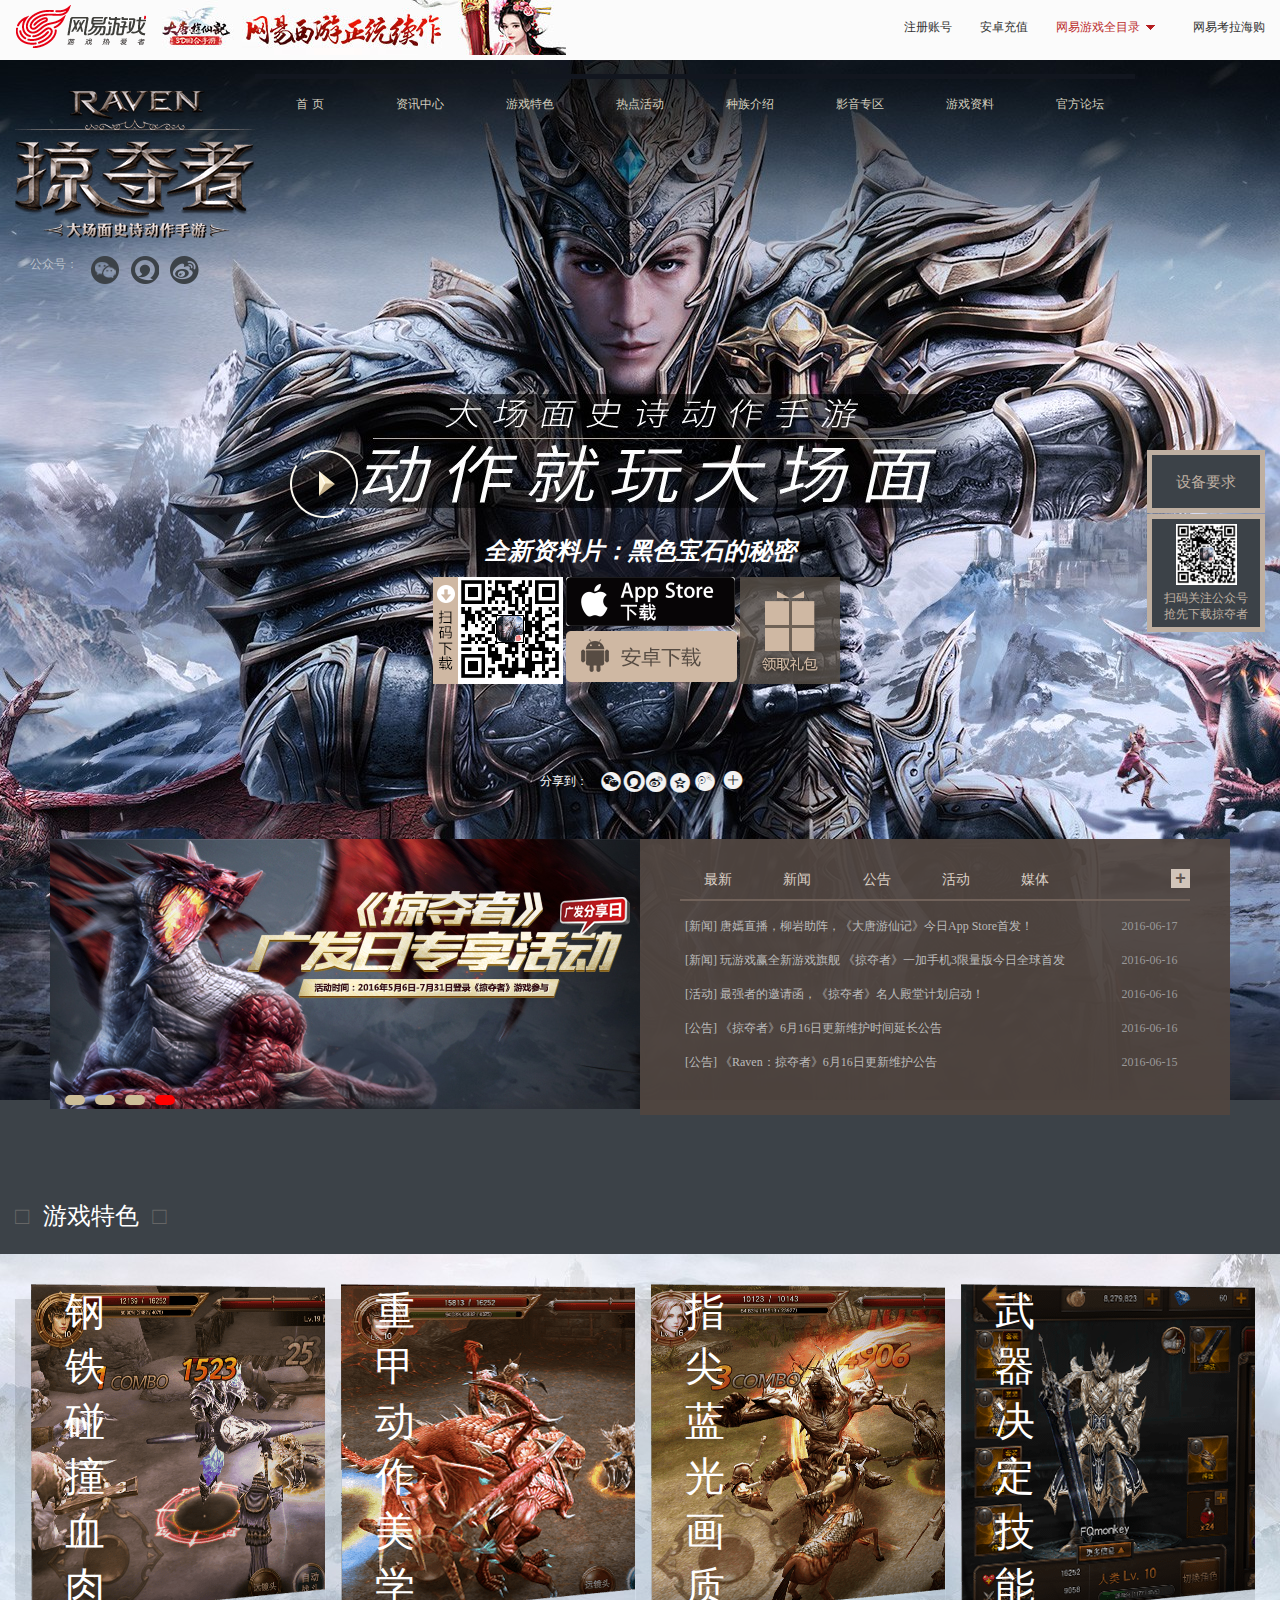
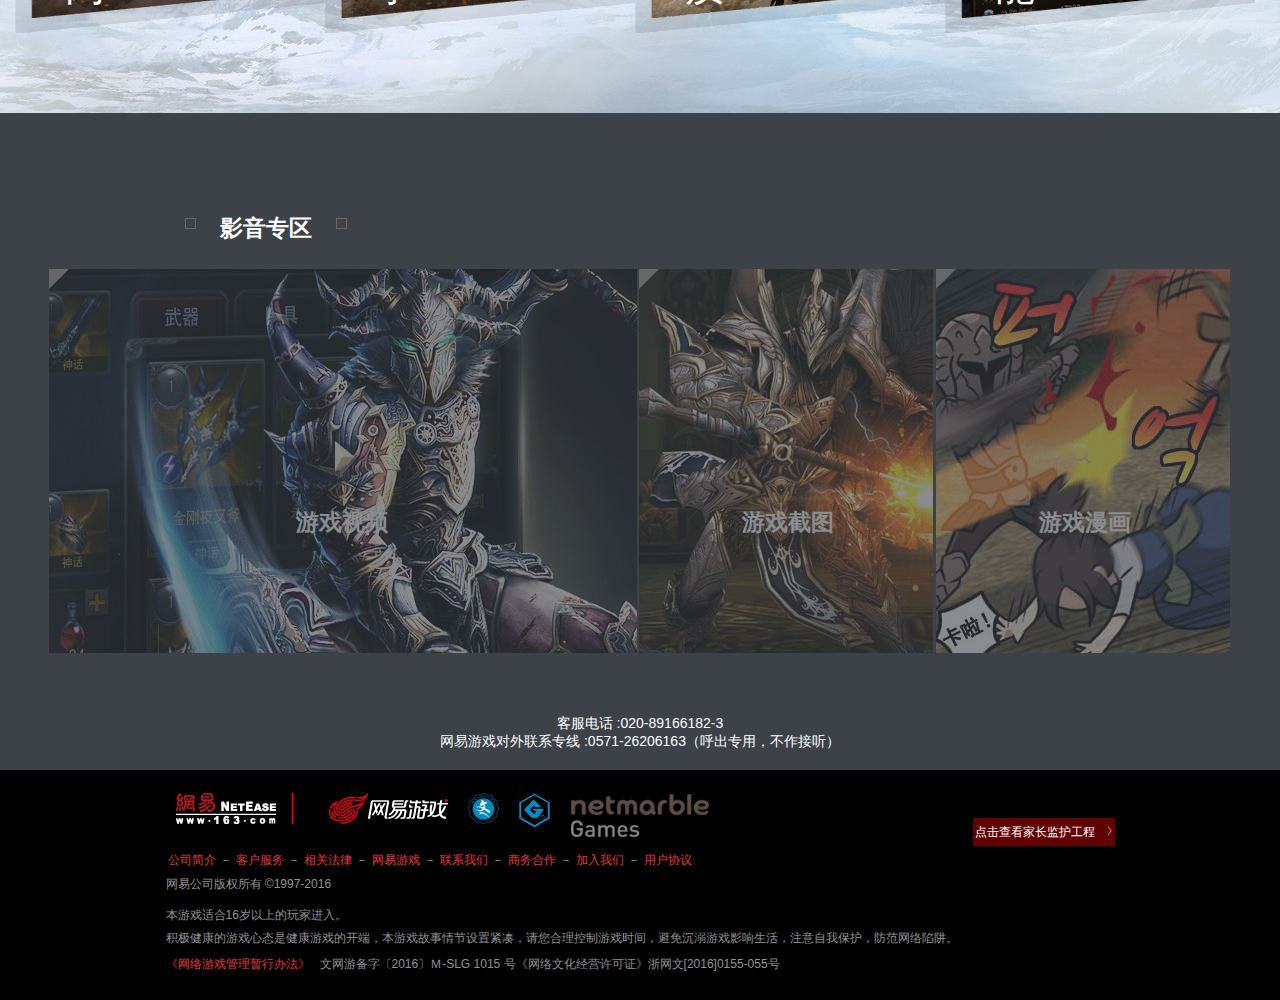
<file: index.html>
<!DOCTYPE html>
<html>
<head lang="en">
    <meta charset="UTF-8">
    <title>Raven : 掠夺者</title>
    <link rel="stylesheet" href="css/common.css"/>
    <link rel="stylesheet" href="css/index.css"/>
    <link rel="stylesheet" href="css/special.css"/>
    <script src = "js/jquery-1.12.4.js"></script>
    <script src = "js/index.js"></script>
    <script src = "js/gamespecial.js"></script>
</head>
<body>
<!--顶部-->
<div id="topBar" class="clearfix">
    <div class="w">
        <div class="topBarLogo fl">
            <a href="#">网易游戏</a>
        </div>
        <div class="topBanner fl"></div>
        <ul class = "fr">
            <li><a href="#">注册账号</a></li>
            <li><a href="#">安卓充值</a></li>
            <li class="dir-li"><a href="#">网易游戏全目录</a><em></em></li>
            <li><a href="#">网易考拉海购</a></li>
        </ul>
    </div>
</div>
<div id="mainTop" class="clearfix">
    <embed src="video/image/bgm.mp3" hidden="true" type=""/>
    <div id="bigBanner"></div>
        <div>
            <div class="topper w clearfix">
                <div class="main-top-common clearfix">
                    <div class="main-top-logo fl"></div>
                    <ul id = "navTop" class="fl">
                        <li><a href="#" class="sub-m">首 页</a></li>
                        <li><a href="#" class="sub-m">资讯中心</a></li>
                        <li id="navSpecial">
                            <a href="characteristic/main.html" target="_blank" class="sub-m">游戏特色</a>
                            <a href="#" class = "sub-n">金属视觉盛宴</a>
                            <a href="#" class = "sub-n">动作感官史诗</a>
                            <a href="#" class = "sub-n">史诗剧情</a>
                            <a href="#" class = "sub-n">大包体大世界</a>
                        </li>
                        <li><a href="#" class="sub-m">热点活动</a></li>
                        <li id = "navIntro">
                            <a href="species/pangu.html" target="_blank" class="sub-m">种族介绍</a>
                            <a href="species/pangu.html" target="_blank" class = "sub-n">盘古</a>
                            <a href="species/renlei.html"target="_blank"  class = "sub-n">人类</a>
                            <a href="species/jingling.html" target="_blank" class = "sub-n">精灵</a>
                        </li>
                        <li id = "navVideo">
                            <a href="video/index.html" target="_blank"  class="sub-m">影音专区</a>
                            <a href="#" class = "sub-n">视频</a>
                            <a href="#" class = "sub-n">截图</a>
                            <a href="#" class = "sub-n">漫画</a>
                            <a href="#" class = "sub-n">视频攻略</a>
                        </li>
                        <li id = "navData">
                            <a href="data/index.html" target="_blank" class="sub-m">游戏资料</a>
                            <a href="#" class = "sub-n">饰品</a>
                            <a href="#" class = "sub-n">披风</a>
                            <a href="#" class = "sub-n">套装</a>
                            <a href="#" class = "sub-n">武器</a>
                        </li>
                        <li><a href="#" class="sub-m">官方论坛</a></li>
                    </ul>
                </div>
            </div>
            <p class="gzh w">
                公众号：
                <a href="javascript:;" class = "wx"></a>
                <a href="javascript:;" class = "yx"></a>
                <a href="javascript:;" class = "wb"></a>
            </p>
        </div>
    <div class="gzhewm w">
        <img src="images/wx_ewmpng.png" width="100" height="100" id="ewmwx" alt=""/>
        <img src="images/yx_ewm.png" width="100" height="100" id="ewmyx" alt=""/>
    </div>
    <div class="main-header w" id = "mainHeader">
        <a href="javascript:;" id = "playIndex">
            <img src="images/index_zpng_r2_c2.png" alt=""/>
        </a>
        <h2>全新资料片：黑色宝石的秘密</h2>
        <div id="btnDownload">
            <div class="btns">
                <span id="btn1">
                    <img src="images/download_ewm.png" alt=""/>
                </span>
                <span id="btn2">
                    <a href="javascript:;" class="iphone"></a>
                    <a href="javascript:;" class="android"></a>
                </span>
                <span id="btn3">
                    <a href="javascript:;"><i></i></a>
                </span>
            </div>
        </div>
        <div id="shareHeader">
            <span>分享到：</span>
            <ul class="shareul">
                <li><a href="#" class="iconfont fl" title="分享到微信二维码">&#xe65d;</a></li>
                <li><a href="#" class="iconfont fl" title="分享到易信">&#xe609;</a></li>
                <li><a href="#" class="iconfont fl sharebtn3" title="分享到QQ空间">&#xe657;</a></li>
                <li><a href="#" class="iconfont fl sharebtn4" title="分享到腾讯微博">&#xe67c;</a></li>
                <li><a href="#" class="iconfont fl" title="分享到微信二维码">&#xe65c;</a></li>
                <li><a href="#" class="iconfont fl sharebtn6">&#xe601;</a></li>
            </ul>
        </div>
        <div class="device">
            <a href="javacript:;">设备要求</a>
            <div class="gzh-ewm">
                <img src="images/wx_ewmpng.png" alt=""/>
                扫码关注公众号<br/>
                抢先下载掠夺者
            </div>
        </div>
        <!--新闻轮播图部分-->
        <div class="main-news">
            <!--左边轮播图-->
            <div class="banner-anim" id="banner-anim">
                <div class="screen">
                    <ul>
                        <li><img src="images/pic1.jpg" alt=""/></li>
                        <li><img src="images/pic2.jpg" alt=""/></li>
                        <li><img src="images/pic3.jpg" alt=""/></li>
                        <li><img src="images/pic4.jpg" alt=""/></li>
                    </ul>
                    <ol></ol>
                </div>
            </div>

            <div class="news-tab" id="newsTab">
                <div class="hd">
                    <a class="hd-a" href="javascript:;">最新
                        <i class="i-line"></i>
                    </a>
                    <a class="hd-a" href="javascript:;">新闻
                        <i class="i-line"></i>
                    </a>
                    <a class="hd-a" href="javascript:;">公告
                        <i class="i-line"></i>
                    </a>
                    <a class="hd-a" href="javascript:;">活动
                        <i class="i-line"></i>
                    </a>
                    <a class="hd-a" href="javascript:;">媒体
                        <i class="i-line"></i>
                    </a>
                    <a href="#" class="hd-more">+</a>
                </div>
                <div class="tempWrap" id="temWrap" style="overflow: hidden;position: relative;width: 590px;">
                    <div class="bd" style="width: 3540px;left: 0;position: relative;overflow: hidden;padding: 0;margin: 0;">
                        <ul class="news-list current"  style="float: left; width: 510px">
                            <li>
                                <a href="#">[新闻] 唐嫣直播，柳岩助阵，《大唐游仙记》今日App Store首发！</a>
                                <span class="date">2016-06-17</span>
                            </li>
                            <li>
                                <a href="#">[新闻] 玩游戏赢全新游戏旗舰 《掠夺者》一加手机3限量版今日全球首发</a>
                                <span class="date">2016-06-16</span>
                            </li>
                            <li><a href="#">
                                [活动] 最强者的邀请函，《掠夺者》名人殿堂计划启动！</a>
                                <span class="date">2016-06-16</span>
                            </li>
                            <li><a href="#">
                                [公告] 《掠夺者》6月16日更新维护时间延长公告</a>
                                <span class="date">2016-06-16</span>
                            </li>
                            <li><a href="#">
                                [公告] 《Raven：掠夺者》6月16日更新维护公告</a>
                                <span class="date">2016-06-15</span>
                            </li>
                        </ul>
                        <ul class="news-list" style="float: left; width: 510px">
                            <li><a href="#">
                                [新闻] 唐嫣直播，柳岩助阵，《大唐游仙记》今日App Store首发！</a>
                                <span class="date">2016-06-17</span>
                            </li>
                            <li><a href="#">
                                [新闻] 玩游戏赢全新游戏旗舰 《掠夺者》一加手机3限量版今日全球首发</a>
                                <span class="date">2016-06-16</span>
                            </li>
                            <li><a href="#">
                                [新闻] 《掠夺者》6月全新资料片降临 破灭系列武器强势登场</a>
                                <span class="date">2016-06-03</span>
                            </li>
                            <li><a href="#">
                                [新闻] 大场面动作团战大不同 《掠夺者》带来多样团队BOSS战玩法</a>
                            </li>
                            <li><a href="#">
                                [新闻] 《掠夺者》个人专属名片上线 游戏内外福利领不停</a>
                                <span class="date">2016-05-27</span>
                            </li>
                        </ul>
                        <ul class="news-list" style="float: left; width: 510px">
                            <li><a href="#">
                                [公告] 《掠夺者》6月16日更新维护时间延长公告</a>
                                <span class="date">2016-06-16</span>
                            </li>
                            <li><a href="#">
                                [公告] 《Raven：掠夺者》6月16日更新维护公告</a>
                                <span class="date">2016-06-15</span>
                            </li>
                            <li><a href="#">
                                [公告] 《Raven：掠夺者》6月2日更新维护公告——全新资料片明日降临</a>
                                <span class="date">2016-06-01</span>
                            </li>
                            <li><a href="#">
                                [公告] 《Raven：掠夺者》5月26日更新维护公告</a>
                                <span class="date">2016-05-25</span>
                            </li>
                            <li><a href="#">
                                [公告] 关于单月充值福利问题修复公告</a>
                                <span class="date">2016-05-19</span>
                            </li>
                        </ul>
                        <ul class="news-list" style="float: left; width: 510px">
                            <li><a href="#">
                                [活动] 最强者的邀请函，《掠夺者》名人殿堂计划启动！</a>
                                <span class="date">2016-06-16</span>
                            </li>
                            <li><a href="#">
                                [活动] 真女神，就让勇士和公会都为你喝彩</a>
                                <span class="date">2016-05-23</span>
                            </li>
                            <li><a href="#">
                                [活动] 《掠夺者》微信有奖签到活动说明</a>
                                <span class="date">2016-05-20</span>
                            </li>
                            <li><a href="#">
                                [活动] 《掠夺者》广发日专享半价活动公告</a>
                                <span class="date">2016-05-13</span>
                            </li>
                            <li><a href="#">
                                [活动] 专为公会准备的福利来了！会长快来开公交！</a>
                                <span class="date">2016-05-10</span>
                            </li>
                        </ul>
                        <ul class="news-list" style="float: left; width: 510px">
                            <li><a href="#">
                                [媒体] 手残党？0元党？你想要的攻略这里都有！--17173</a>
                                <span class="date">2016-05-10</span>
                            </li>
                            <li><a href="#">
                                [媒体] 【当乐网】金属质感十足的ARPG游戏《Raven：掠夺者》评测</a>
                                <span class="date">2016-04-11</span>
                            </li>
                            <li><a href="#">
                                [媒体] 【18183】华丽的ARPG巨制 《Raven：掠夺者》18183独家评测</a>
                                <span class="date">2016-04-11</span>
                            </li>
                            <li><a href="#">
                                [媒体] 【超好玩】《Raven：掠夺者》评测：打击畅爽到爆的高品质ARPG</a>
                                <span class="date">2016-04-11</span>
                            </li>
                            <li><a href="#">
                                [媒体] 【口袋巴士】《掠夺者》评测：成功之道在于每个细节都做对了</a>
                                <span class="date">2016-04-11</span>
                            </li>
                        </ul>
                    </div>
                </div>
            </div>
        </div>
    </div>
</div>
<!--顶部结束-->
<!--中间轮播图：荆帅-->



<!--中间手风琴；刘鹏程-->
<!--游戏特色开始-->
<div class="empSpecial">
    <h3>□&nbsp&nbsp<span>游戏特色</span>&nbsp&nbsp□</h3>
</div>
<div id="gameSpecial">
    <ul>
        <li>
            <div class="txt">
                <h2>钢铁碰撞血肉</h2>
            </div>
            <div class="special_A"></div>
            <div class="special_B"></div>
        </li>
        <li>
            <div class="txt">
                <h2>重甲动作美学</h2>
            </div>
            <div class="special_A"></div>
            <div class="special_B"></div>
        </li>
        <li>
            <div class="txt">
                <h2>指尖蓝光画质</h2>
            </div>
            <div class="special_A"></div>
            <div class="special_B"></div>
        </li>
        <li>
            <div class="txt">
                <h2>武器决定技能</h2>
            </div>
            <div class="special_A"></div>
            <div class="special_B"></div>
        </li>
    </ul>
</div>
<!--游戏特色结束-->

<!--底部影音：童思颖-->
<!--影音专区-->
<div class="video-zone">
    <div class="vid-title">
        <span class="fl"></span>
        <h1 class="fl">影音专区</h1>
        <span class="fl"></span>
    </div>
    <div class="video-pic">
        <div class="vid-pic1 fl">
            <div></div>
            <img src="images/videozone01.png" alt="图片"/>
            <div class="vid-press1"></div>
            <p class="vid-p1"><a href="../video/index.html" target="_blank">游戏视频</a></p>
        </div>
        <div class="vid-pic2 fl">
            <div></div>
            <img src="images/videozone02.png" alt="图片"/>
            <div class="vid-press2"><a href=""></a></div>
            <p class="vid-p2"><a href="../video/index.html" target="_blank">游戏截图</a></p>
        </div>
        <div class="vid-pic3 fl">
            <div></div>
            <img src="images/videozone03.png" alt="图片"/>
            <div class="vid-press2"><a href=""></a></div>
            <p class="vid-p3"><a href="../video/index.html" target="_blank">游戏漫画</a></p>
        </div>
    </div>
    <div class="vid-words">
        <p>客服电话 :020-89166182-3</p>
        <p>网易游戏对外联系专线 :0571-26206163（呼出专用，不作接听）</p>
    </div>
</div>
<!--影音专区结束-->
<!--底部开始-->
<div class="footer">
    <div class="bx">
        <div class="footer-pic clearfix">
            <ul>
                <li><a href="#"><img src="images/netease.3.png" alt="网易logo"/></a></li>
                <li><a href="#"><img src="images/nie.3.png" alt="网易logo"/></a></li>
                <li><a href="#"><img src="images/wen.png" alt="图片"/></a></li>
                <li><a href="#"><img src="images/wen2.png" alt="图片"/></a></li>
                <li><a href="#"><img src="images/zuihou.png" alt="图片"/></a></li>
            </ul>
            <div class="footer-right">
                <a href="#"> 点击查看家长监护工程&nbsp;
                    <i>
                        <s>
                            ♢
                        </s>
                    </i>
                </a>
            </div>
        </div>
        <ul class="footer-ser clearfix">
            <li><a href="#">公司简介</a></li>
            <li>－</li>
            <li><a href="#">客户服务</a></li>
            <li>－</li>
            <li><a href="#">相关法律</a></li>
            <li>－</li>
            <li><a href="#">网易游戏</a></li>
            <li>－</li>
            <li><a href="#">联系我们</a></li>
            <li>－</li>
            <li><a href="#">商务合作</a></li>
            <li>－</li>
            <li><a href="#">加入我们</a></li>
            <li>－</li>
            <li><a href="#">用户协议</a></li>
        </ul>
        <div class="footer-copy">网易公司版权所有 &copy;1997-2016</div>

        <div class="footer-note">
            <p> 本游戏适合16岁以上的玩家进入。</p>
            <p>积极健康的游戏心态是健康游戏的开端，本游戏故事情节设置紧凑，请您合理控制游戏时间，避免沉溺游戏影响生活，注意自我保护，防范网络陷阱。</p>
        </div>
        <div class="footer-bottom">
            <p class="bota fl">《网络游戏管理暂行办法》</p>
            <p class="botb fl">文网游备字〔2016〕Ｍ-SLG 1015 号《网络文化经营许可证》浙网文[2016]0155-055号</p>
        </div>
    </div>
</div>

</body>
</html>
</file>
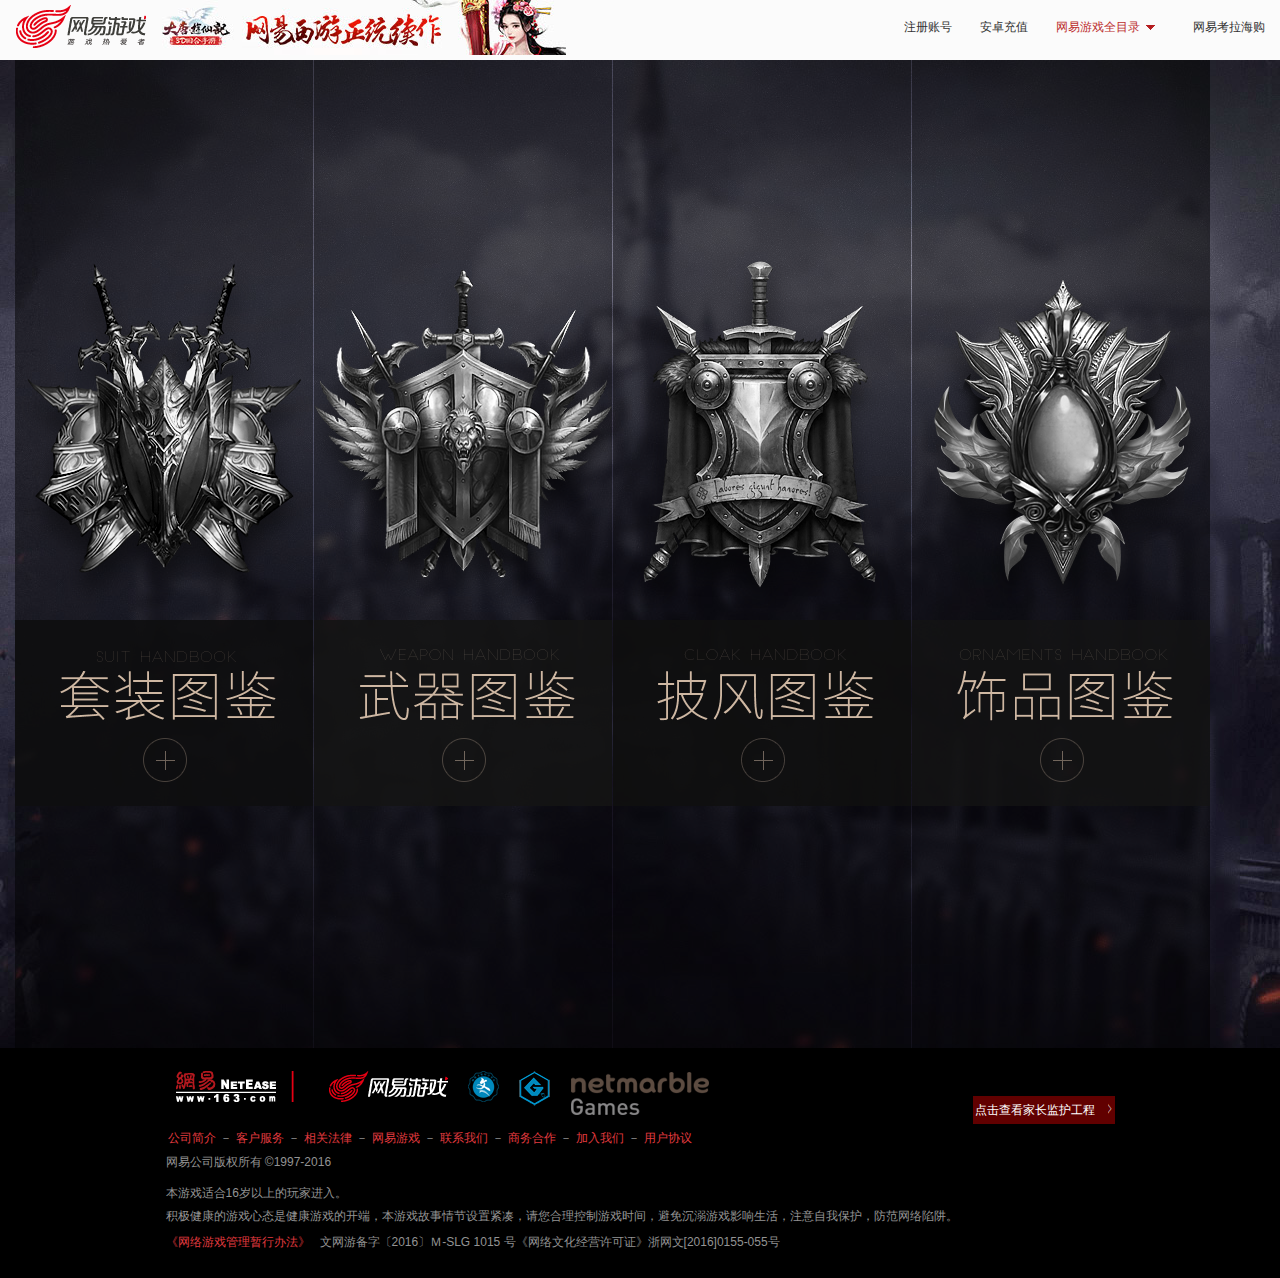
<file: data/index.html>
<!DOCTYPE html>
<html>
<head lang="en">
    <meta charset="UTF-8">
    <title>《Raven：掠夺者》游戏资料站——网易代理·韩国3D ARPG手游巨作</title>

    <link rel="stylesheet" href="CSS/base.css"/>
    <link rel="stylesheet" href="CSS/index.css"/>
    <script src="jquery-1.12.4.js"></script>
    <script src="js/index.js"></script>
</head>
<body>

<!--头部开始-->

<div id="topBar" class="clearfix">
    <div class="w">
        <div class="topBarLogo fl">
            <a href="#">网易游戏</a>
        </div>
        <div class="topBanner fl"></div>
        <ul class = "fr">
            <li><a href="#">注册账号</a></li>
            <li><a href="#">安卓充值</a></li>
            <li class="dir-li"><a href="#">网易游戏全目录</a><em></em></li>
            <li><a href="#">网易考拉海购</a></li>
        </ul>
    </div>
</div>

<!--头部结束-->

<!--主体部分开始-->
<div class="main">
    <div id="bigBanner"></div>
    <div class="nav w">
        <div class="taozhuang" id="taozhuang">
            <a href="">
            <span class="tzup" id="tzup">
                <img src="images/tz1.png" alt=""/>
            </span>
            <span class="tzdown" id="tzdown">
                <img src="images/tz01.png" alt=""/>
            </span>
            </a>
        </div>

        <div class="wuqi" id="wuqi">
            <a href="">
            <span class="wqup" id="wqup">
                <img src="images/wq1.png" alt=""/>
            </span>
            <span class="wqdown" id="wqdown">
                <img src="images/wq01.png" alt=""/>
            </span>
            </a>
        </div>
        <div class="pifeng" id="pifeng">
            <a href="">
            <span class="pfup" id="pfup">
                <img src="images/pf1.png" alt=""/>
            </span>
            <span class="pfdown" id="pfdown">
                <img src="images/pf01.png" alt=""/>
            </span>
            </a>
        </div>
        <div class="shipin" id="shipin">
            <a href="">
            <span class="spup" id="spup">
                <img src="images/sp1.png" alt=""/>
            </span>
            <span class="spdown" id="spdown">
                <img src="images/sp01.png" alt=""/>
            </span>
            </a>
        </div>
    </div>
</div>

<!--主体部分结束-->

<!--底部开始-->
<div class="footer">
    <div class="bx">
        <div class="footer-pic clearfix">
            <ul>
                <li><a href="#"><img src="images/netease.3.png" alt="网易logo"/></a></li>
                <li><a href="#"><img src="images/nie.3.png" alt="网易logo"/></a></li>
                <li><a href="#"><img src="images/wen.png" alt="图片"/></a></li>
                <li><a href="#"><img src="images/wen2.png" alt="图片"/></a></li>
                <li><a href="#"><img src="images/zuihou.png" alt="图片"/></a></li>
            </ul>
            <div class="footer-right">
                <a href="#"> 点击查看家长监护工程&nbsp;
                    <i>
                        <s>
                            ♢
                        </s>
                    </i>
                </a>
            </div>
        </div>
        <ul class="footer-ser clearfix">
            <li><a href="#">公司简介</a></li>
            <li>－</li>
            <li><a href="#">客户服务</a></li>
            <li>－</li>
            <li><a href="#">相关法律</a></li>
            <li>－</li>
            <li><a href="#">网易游戏</a></li>
            <li>－</li>
            <li><a href="#">联系我们</a></li>
            <li>－</li>
            <li><a href="#">商务合作</a></li>
            <li>－</li>
            <li><a href="#">加入我们</a></li>
            <li>－</li>
            <li><a href="#">用户协议</a></li>
        </ul>
        <div class="footer-copy">网易公司版权所有 &copy;1997-2016</div>

        <div class="footer-note">
            <p> 本游戏适合16岁以上的玩家进入。</p>
            <p>积极健康的游戏心态是健康游戏的开端，本游戏故事情节设置紧凑，请您合理控制游戏时间，避免沉溺游戏影响生活，注意自我保护，防范网络陷阱。</p>
        </div>
        <div class="footer-bottom">
            <p class="bota fl">《网络游戏管理暂行办法》</p>
            <p class="botb fl">文网游备字〔2016〕Ｍ-SLG 1015 号《网络文化经营许可证》浙网文[2016]0155-055号</p>
        </div>
    </div>
</div>
<!--底部结束-->
</body>
</html>
</file>
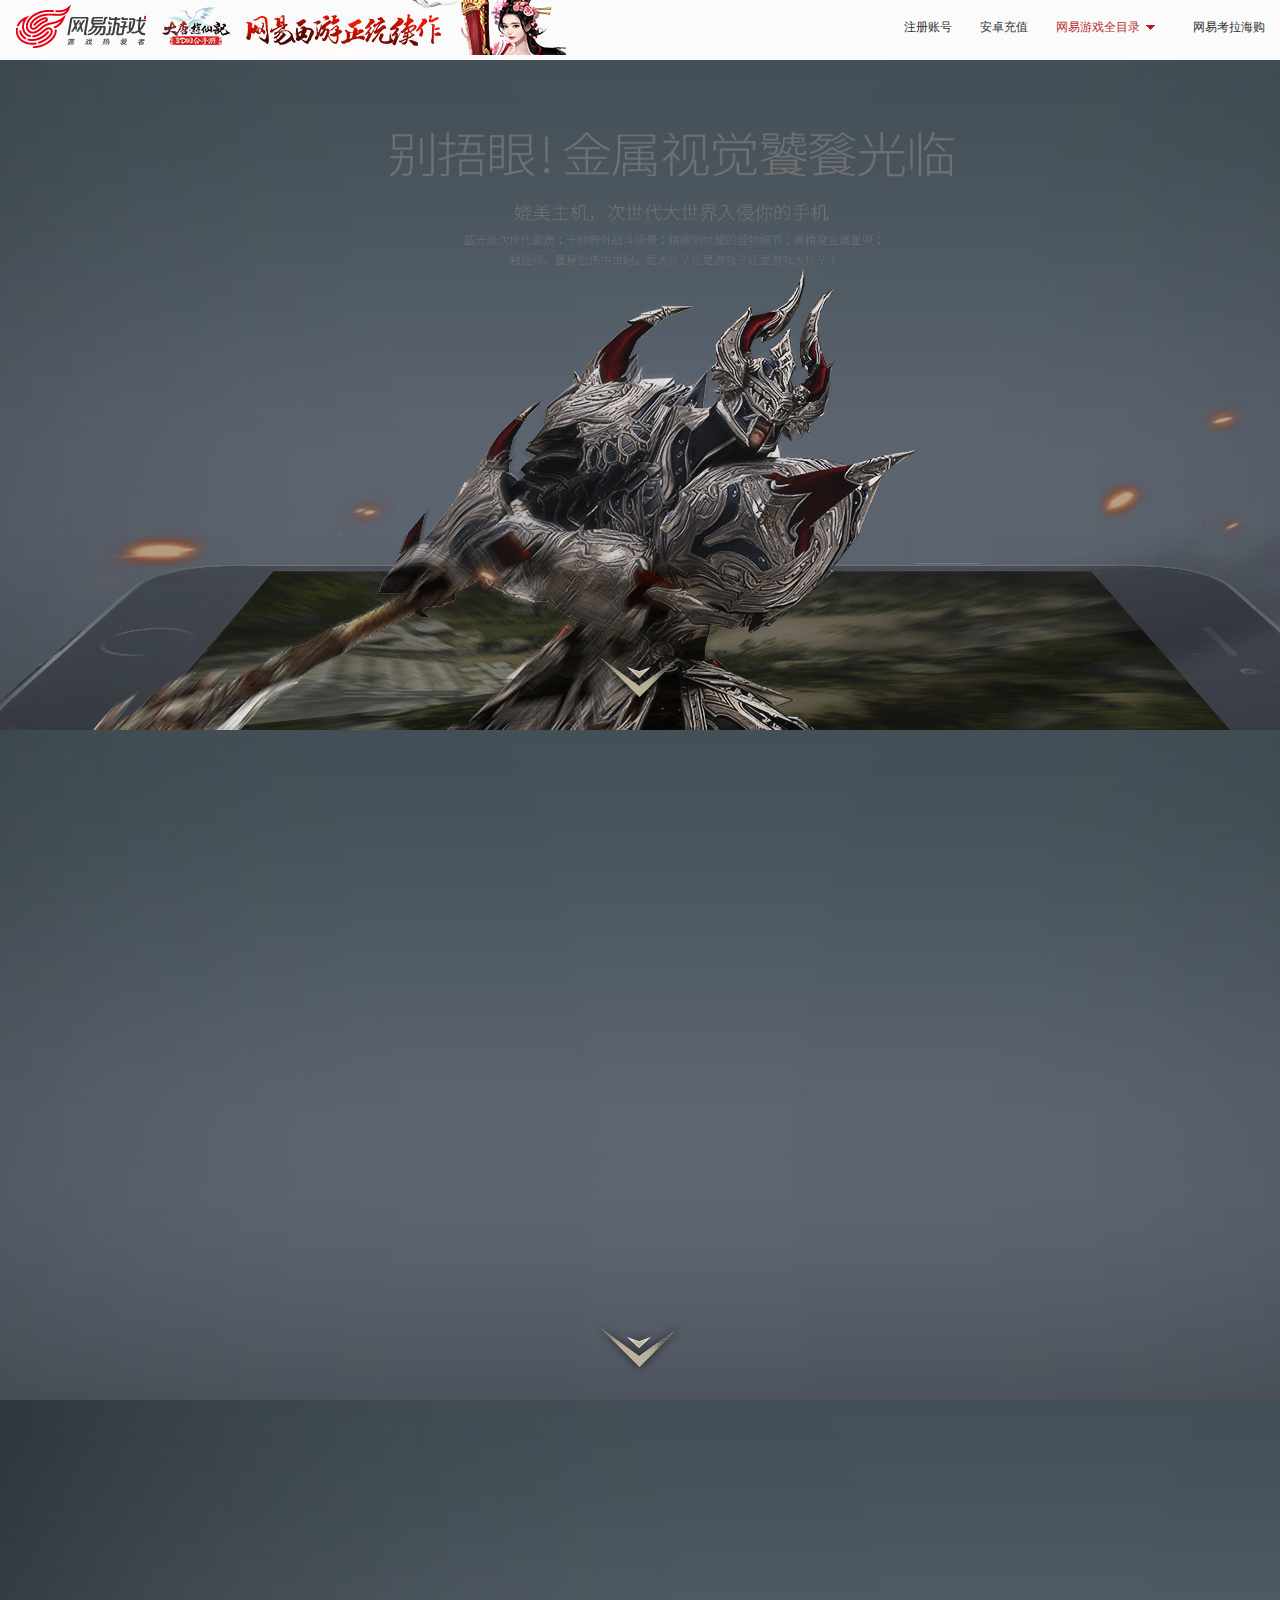
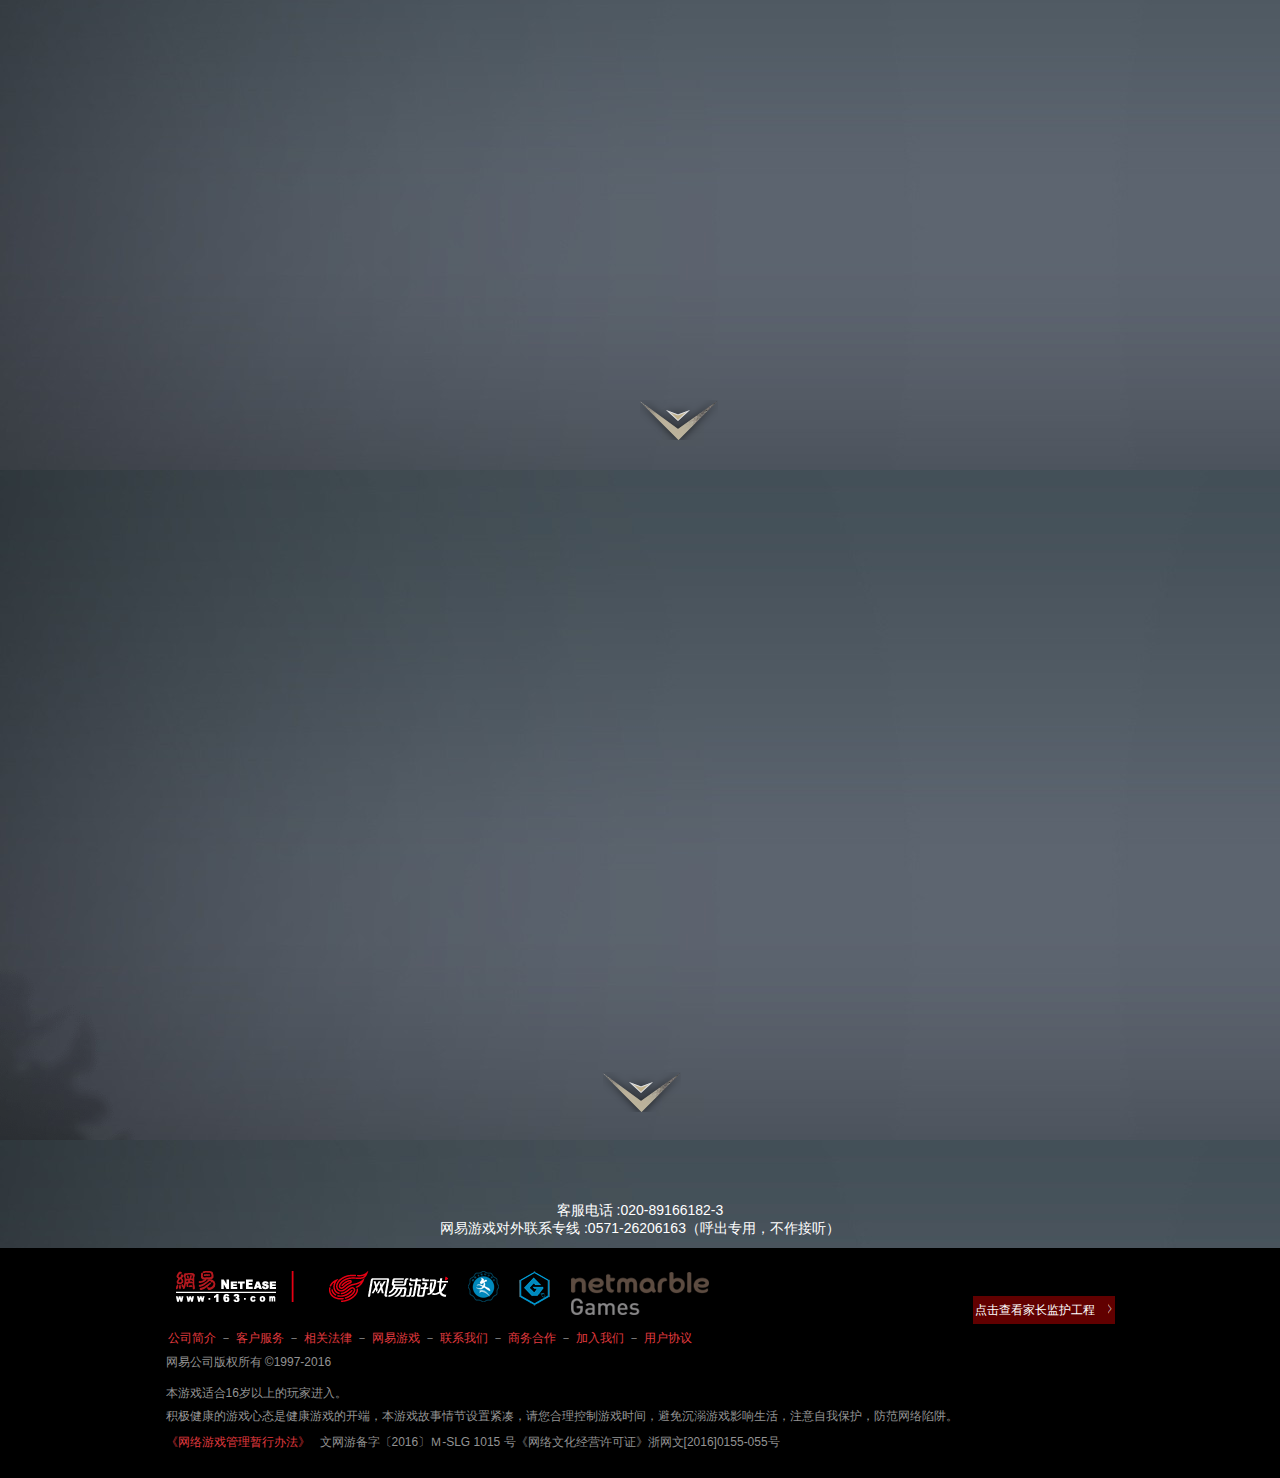
<file: characteristic/main.html>
<!DOCTYPE html>
<html>
<head lang="en">
    <meta charset="UTF-8">
    <title>《Raven：掠夺者》游戏特色介绍_《Raven：掠夺者》官网</title>
    <link rel="stylesheet" href="css/common.css"/>
    <link rel="stylesheet" href="css/myself.css"/>
    <link rel="stylesheet" href="css/index.css"/>
    <link rel="stylesheet" href="css/special.css"/>
    <script src="js/jquery-1.12.4.js"></script>
    <script>
        window.onload = function () {
            //第一个盒子
            $(function () {
                $(".tit").animate({
                    "opacity": 1,
                },2000);
                $(".bigpic").animate({
                    "opacity": 1,
                    "marginLeft": "-610px",
                },1000);
                $(".phone").animate({
                    "opacity": 1,
                    "left": "0px",
                },1000);
            $(window).scroll(function () {
                var scrollT = $(this).scrollTop();
                if(scrollT>600){
                    $(".tit").css({
                        "opacity": 0
                    });
                    $(".bigpic").css({
                        "opacity": 0,
                        "marginLeft": "-800px",
                    });
                    $(".phone").css({
                        "opacity": 0,
                        "left": "-200px",
                    });
                    $(".tit,.bigpic,.phone").stop(true,false);
                }else if(scrollT<400){
                    $(".tit").animate({
                        "opacity": 1,
                    },2000);
                    $(".bigpic").animate({
                        "opacity": 1,
                        "marginLeft": "-610px",
                    },1000);
                    $(".phone").animate({
                        "opacity": 1,
                        "left": "0px",
                    },1000);
                }
            });
                //小箭头
                setInterval(function () {
                    $(".pub_arr").animate({
                        "bottom": "20px",
                    },1000).animate({
                        "bottom": "0px",
                    },1000);
                },15);
            });


                $(window).scroll(function () {
                    //第二个盒子
                    var scrollT = $(this).scrollTop();

                    if(scrollT>200  ){
                        $(".tit_two").animate({
                            "opacity": 1,
                        },2000);
                        $(".bigpic2_two").animate({
                            "left":"-600px"
                        },1000);

                    }else if(scrollT<10){
                        $(".tit_two").css("opacity",0);
                        $(".bigpic2_two").css("left","1500px");
                        $(".tit_two,.bigpic2_two").stop(true,false);

                    }
                });
            //第三个盒子
            $(window).scroll(function() {
                var scrT = $(this).scrollTop();
                if (scrT > 1100) {
                    $("#threebox .tbox1").animate({
                        "top": "112px"
                    }, 800)
                    $("#threebox .tbox2").show(800);
                } else if (scrT < 800 || scrT > 1400) {
                    $("#threebox .tbox1").css("top", "700px");
                    $("#threebox .tbox2").hide();
                    $("#threebox .tbox1,#threebox .tbox2").stop(true, false);
                }
            })
            //第四个盒子
            $(window).scroll(function(){
                var scrT=$(this).scrollTop();
                if(scrT>1700){
                    $("#fourbox>.fbox2").animate({
                        "left":"-100px"
                    },700);
                    $("#fourbox>.fbox5").animate({
                        "right":"-100px"
                    },700)
                    $("#fourbox .fbox1").animate({
                        "opacity":1
                    },800);
                    $("#fourbox .fbox3").show(800);
                    $("#fourbox .fbox4").animate({
                        "opacity":1
                    },1000)
                }else if(scrT<1200){
                    $("#fourbox>.fbox2").css("left","-654px");
                    $("#fourbox>.fbox5").css("right","-914px");
                    $("#fourbox .fbox1").css("opacity",0);
                    $("#fourbox .fbox3").hide();
                    $("#fourbox>.fbox2,#fourbox>.fbox5,#fourbox .fbox1,#fourbox .fbox3,#fourbox .fbox4").stop(true,false);
                }
            });
        }
    </script>
</head>
<body>
<!--顶部导航start-->
<div id="topBar" class="clearfix">
    <div class="w">
        <div id="bigBanner"></div>
        <div class="topBarLogo fl">
            <a href="#">网易游戏</a>
        </div>
        <div class="topBanner fl"></div>
        <ul class = "fr">
            <li><a href="#">注册账号</a></li>
            <li><a href="#">安卓充值</a></li>
            <li class="dir-li"><a href="#">网易游戏全目录</a><em></em></li>
            <li><a href="#">网易考拉海购</a></li>
        </ul>
    </div>
</div>
<!--顶部导航end-->

<!--第一个盒子-->
<div class="firstbox" id="firstbox">

    <div class="tit">
        <img src="img/first/title.png" alt="" width="576px"/>
    </div>
    <div class="bigpic"></div>
    <div class="spot"></div>
    <div class="phone"></div>
    <div class="pub_arr arrow"></div>
</div>
<!--第二个盒子-->
<div class="secondtbox">
    <div class="tit_two">
        <img src="img/second/title2.png" alt="" width="406px"/>
    </div>
    <div class="bigpic2_two"></div>
    <div class="pub_arr arrow2_two"></div>
</div>

<!--第三个盒子-->

<div id="threebox" class="clearfix">
    <div class="tbox1"><img src="images/pic1.png" alt=""/></div>
    <div class="tbox2"><img src="images/txt1.png" alt=""/></div>
    <div class="tbox3 pub_arr"><img src="images/jlt.png" alt=""/></div>
</div>

<!--第四个盒子-->
<div id="fourbox" class="clearfix">
    <div class="fbox1"><img src="images/pic2.png" alt=""/></div>
    <div class="fbox2"><img src="images/pic3.png" alt=""/></div>
    <div class="fbox3"><img src="images/txt2.png" alt=""/></div>
    <div class="fbox4 pub_arr"><img src="images/jlt.png" alt=""/></div>
    <div class="fbox5"><img src="images/pic4.png" alt=""/></div>
</div>

<div class="vid-words">
    <p>客服电话 :020-89166182-3</p>
    <p>网易游戏对外联系专线 :0571-26206163（呼出专用，不作接听）</p>
</div>

<!--底部-->
<div class="footer">
    <div class="bx">
        <div class="footer-pic clearfix">
            <ul>
                <li><a href="#"><img src="images/netease.3.png" alt="网易logo"/></a></li>
                <li><a href="#"><img src="images/nie.3.png" alt="网易logo"/></a></li>
                <li><a href="#"><img src="images/wen.png" alt="图片"/></a></li>
                <li><a href="#"><img src="images/wen2.png" alt="图片"/></a></li>
                <li><a href="#"><img src="images/zuihou.png" alt="图片"/></a></li>
            </ul>
            <div class="footer-right">
                <a href="#"> 点击查看家长监护工程&nbsp;
                    <i>
                        <s>
                            ♢
                        </s>
                    </i>
                </a>
            </div>
        </div>
        <ul class="footer-ser clearfix">
            <li><a href="#">公司简介</a></li>
            <li>－</li>
            <li><a href="#">客户服务</a></li>
            <li>－</li>
            <li><a href="#">相关法律</a></li>
            <li>－</li>
            <li><a href="#">网易游戏</a></li>
            <li>－</li>
            <li><a href="#">联系我们</a></li>
            <li>－</li>
            <li><a href="#">商务合作</a></li>
            <li>－</li>
            <li><a href="#">加入我们</a></li>
            <li>－</li>
            <li><a href="#">用户协议</a></li>
        </ul>
        <div class="footer-copy">网易公司版权所有 &copy;1997-2016</div>

        <div class="footer-note">
            <p> 本游戏适合16岁以上的玩家进入。</p>
            <p>积极健康的游戏心态是健康游戏的开端，本游戏故事情节设置紧凑，请您合理控制游戏时间，避免沉溺游戏影响生活，注意自我保护，防范网络陷阱。</p>
        </div>
        <div class="footer-bottom">
            <p class="bota fl">《网络游戏管理暂行办法》</p>
            <p class="botb fl">文网游备字〔2016〕Ｍ-SLG 1015 号《网络文化经营许可证》浙网文[2016]0155-055号</p>
        </div>
    </div>
</div>


</body>
</html>
</file>
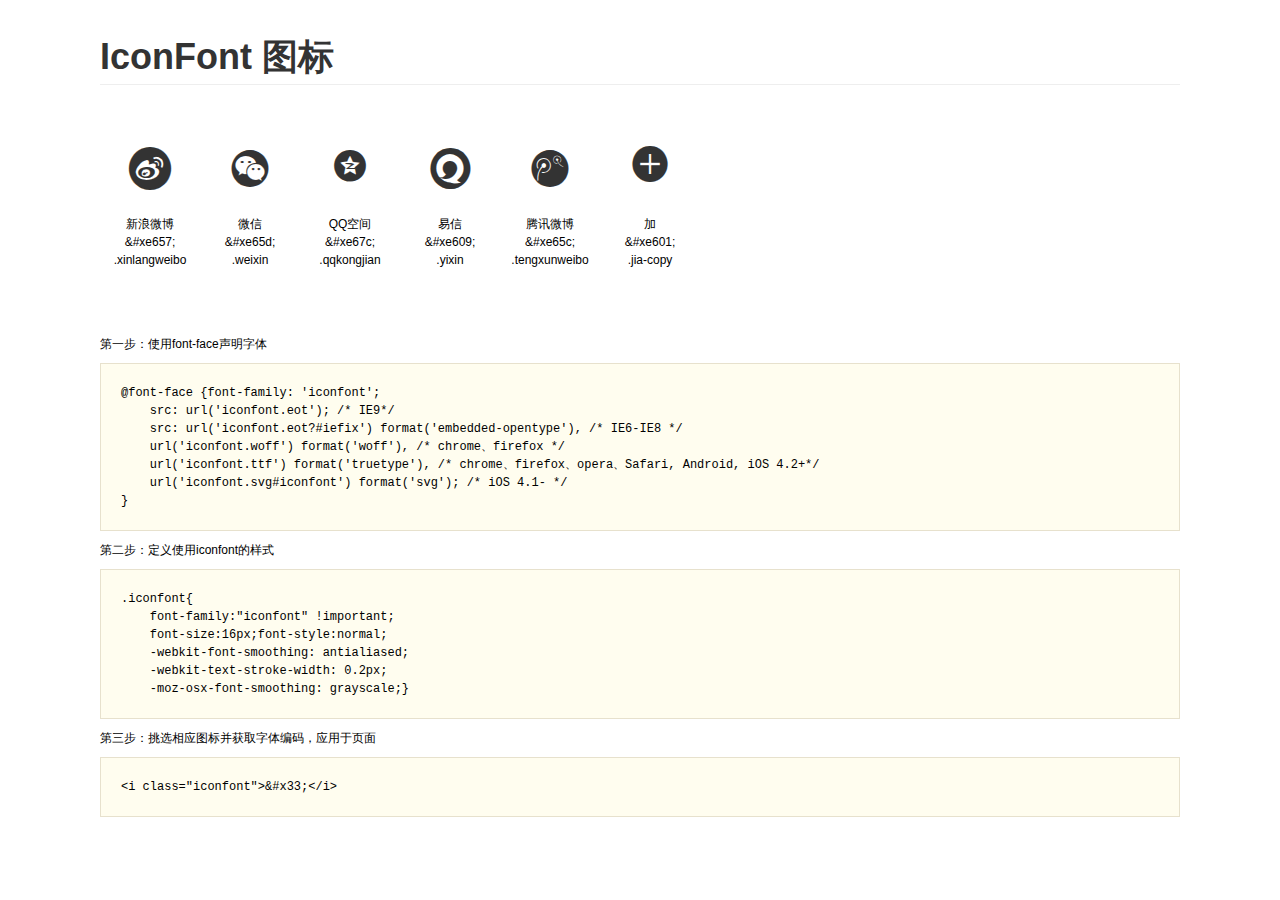
<file: iconfont/demo.html>
<!DOCTYPE html>
<html>
<head>
    <meta charset="utf-8"/>
    <title>IconFont</title>
    <link rel="stylesheet" href="demo.css">
    <link rel="stylesheet" href="iconfont.css">
</head>
<body>
    <div class="main">
        <h1>IconFont 图标</h1>
        <ul class="icon_lists clear">
            
                <li>
                <i class="icon iconfont">&#xe657;</i>
                    <div class="name">新浪微博</div>
                    <div class="code">&amp;#xe657;</div>
                    <div class="fontclass">.xinlangweibo</div>
                </li>
            
                <li>
                <i class="icon iconfont">&#xe65d;</i>
                    <div class="name">微信</div>
                    <div class="code">&amp;#xe65d;</div>
                    <div class="fontclass">.weixin</div>
                </li>
            
                <li>
                <i class="icon iconfont">&#xe67c;</i>
                    <div class="name">QQ空间</div>
                    <div class="code">&amp;#xe67c;</div>
                    <div class="fontclass">.qqkongjian</div>
                </li>
            
                <li>
                <i class="icon iconfont">&#xe609;</i>
                    <div class="name">易信</div>
                    <div class="code">&amp;#xe609;</div>
                    <div class="fontclass">.yixin</div>
                </li>
            
                <li>
                <i class="icon iconfont">&#xe65c;</i>
                    <div class="name">腾讯微博</div>
                    <div class="code">&amp;#xe65c;</div>
                    <div class="fontclass">.tengxunweibo</div>
                </li>
            
                <li>
                <i class="icon iconfont">&#xe601;</i>
                    <div class="name">加</div>
                    <div class="code">&amp;#xe601;</div>
                    <div class="fontclass">.jia-copy</div>
                </li>
            
        </ul>


        <div class="helps">
            第一步：使用font-face声明字体
            <pre>
@font-face {font-family: 'iconfont';
    src: url('iconfont.eot'); /* IE9*/
    src: url('iconfont.eot?#iefix') format('embedded-opentype'), /* IE6-IE8 */
    url('iconfont.woff') format('woff'), /* chrome、firefox */
    url('iconfont.ttf') format('truetype'), /* chrome、firefox、opera、Safari, Android, iOS 4.2+*/
    url('iconfont.svg#iconfont') format('svg'); /* iOS 4.1- */
}
</pre>
第二步：定义使用iconfont的样式
            <pre>
.iconfont{
    font-family:"iconfont" !important;
    font-size:16px;font-style:normal;
    -webkit-font-smoothing: antialiased;
    -webkit-text-stroke-width: 0.2px;
    -moz-osx-font-smoothing: grayscale;}
</pre>
第三步：挑选相应图标并获取字体编码，应用于页面
<pre>
&lt;i class="iconfont"&gt;&amp;#x33;&lt;/i&gt;
</pre>
        </div>

    </div>
</body>
</html>
</file>
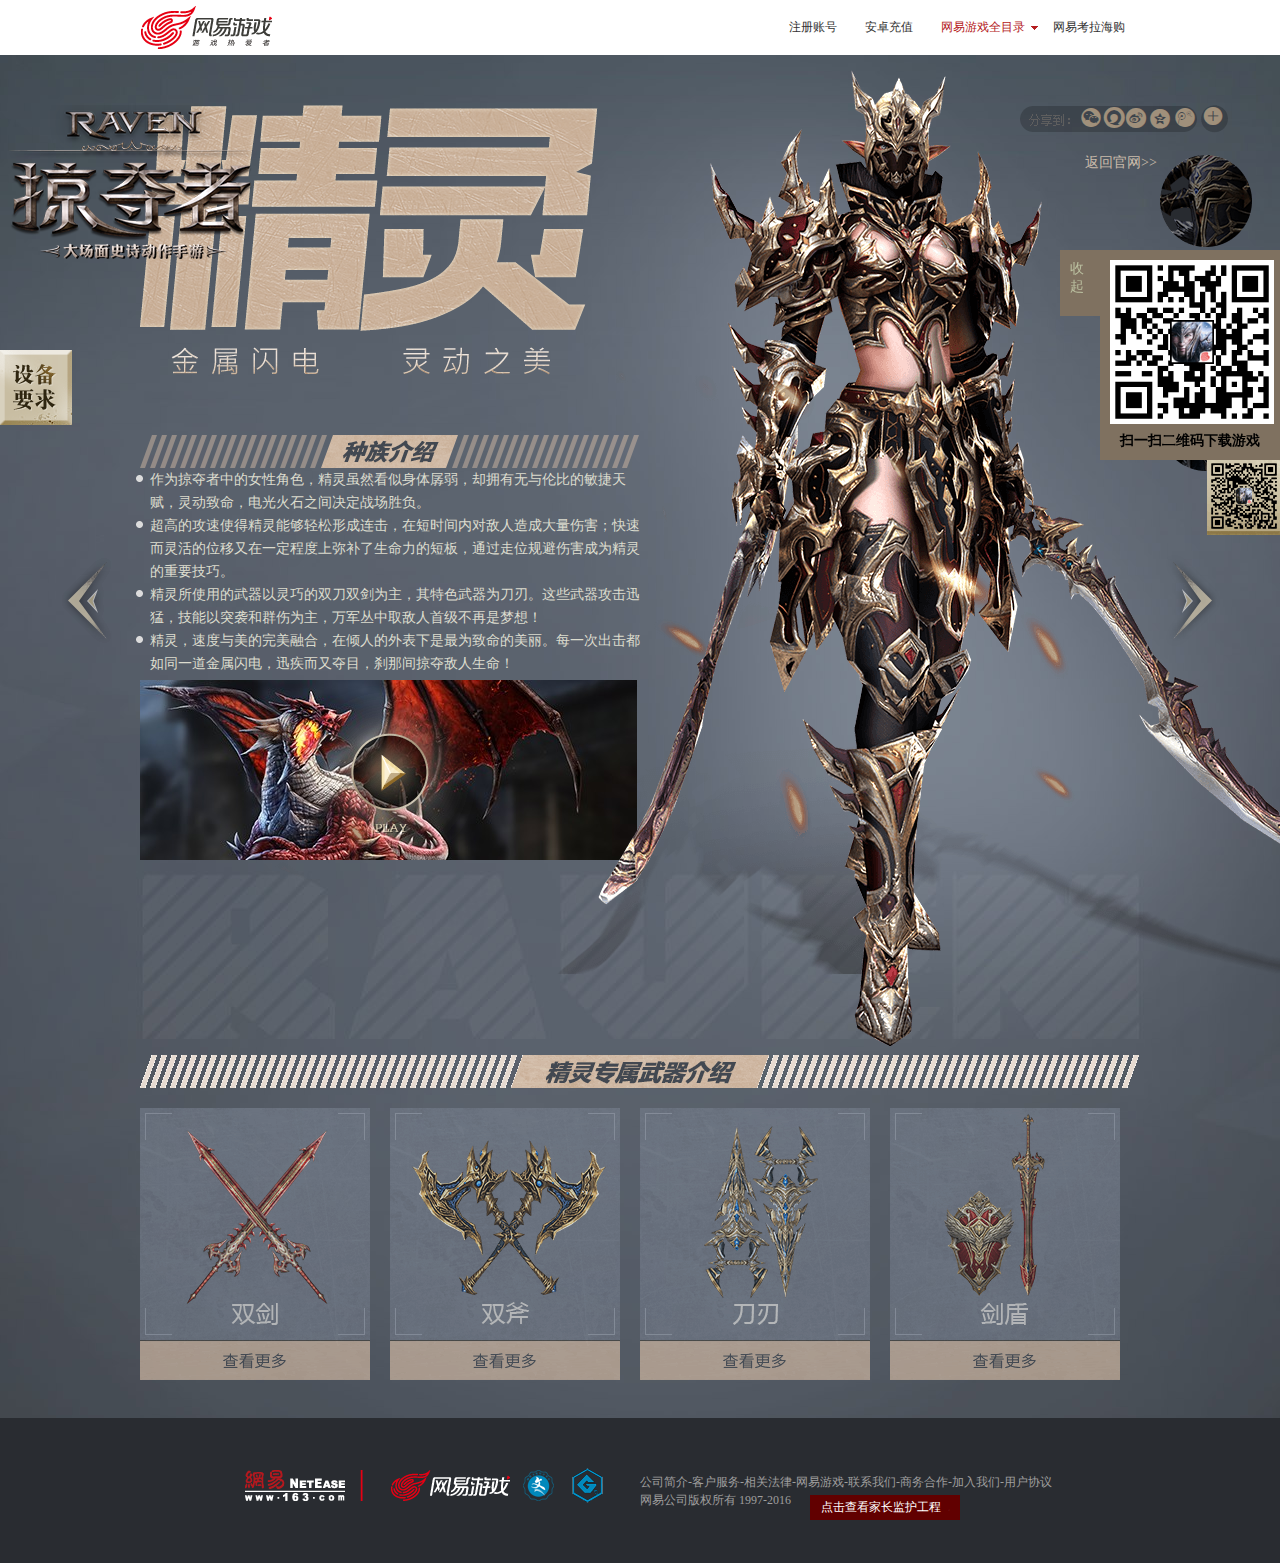
<file: species/jingling.html>
<!DOCTYPE html>
<html>
<head lang="en">
    <meta charset="UTF-8">
    <title>《Raven：掠夺者》种族职业_专属武器介绍_《Raven：掠夺者》官网</title>
    <link rel="stylesheet" href="css/basic.css"/>
    <script src="js/jquery-1.12.4.js"></script>
    <script src="js/index.js"></script>
</head>
<body style="overflow-x: hidden">
<!--顶部开始-->
<div class="head w">
    <a href="#" class="fl"><img src="images/wangyi.png" alt=""/></a>
    <ul class="fr">
        <li><a href="#">注册账号</a></li>
        <li><a href="#">安卓充值</a></li>
        <li>
            <a href="#" class="contents">网易游戏全目录</a>
            <i></i>
        </li>
        <li><a href="#">网易考拉海购</a></li>
    </ul>
</div>
<!--顶部结束-->
<!--主体开始-->
<div class="wrap">
    <div class="logo fl">
        <a href="#">
            <img src="images/logo.png" alt=""/>
        </a>
    </div>
    <div class="person fr">
        <a href="pangu.html"><img src="images/minippng.png" alt=""/></a>
        <a href="#"><img src="images/jinglinH_354456a.png" alt=""/></a>
        <a href="renlei.html"><img src="images/renlei_dd43394.png" alt=""/></a>
    </div>
    <div class="main w">
        <!--slogan-->
        <div class="main-body">
            <div class="slogan">
                <img src="images/slogan_624e5f9.png" alt="slogan"/>
            </div>
            <div class="intro">
                <img src="images/jieshao.png" alt=""/>

                <p>
                    <em></em>作为掠夺者中的女性角色，精灵虽然看似身体孱弱，却拥有无与伦比的敏捷天赋，灵动致命，电光火石之间决定战场胜负。
                </p>

                <p>
                    <em></em>超高的攻速使得精灵能够轻松形成连击，在短时间内对敌人造成大量伤害；快速而灵活的位移又在一定程度上弥补了生命力的短板，通过走位规避伤害成为精灵的重要技巧。
                </p>

                <p>
                    <em></em>精灵所使用的武器以灵巧的双刀双剑为主，其特色武器为刀刃。这些武器攻击迅猛，技能以突袭和群伤为主，万军丛中取敌人首级不再是梦想！
                </p>

                <p>
                    <em></em>精灵，速度与美的完美融合，在倾人的外表下是最为致命的美丽。每一次出击都如同一道金属闪电，迅疾而又夺目，刹那间掠夺敌人生命！
                </p>
            </div>
            <div class="video">
                <a href="#"><img src="images/video.png" alt=""/></a>
            </div>
        </div>
        <!--轮播图-->
        <div class="main-slider" id="mainSlider">
            <div class="slider" id="slid">
                <img src="images/jinglingr1.png" alt=""/>
                <img src="images/jinglingr2.png" alt=""/>
                <img src="images/jinglingr3.png" alt=""/>
                <img src="images/jinglingr4.png" alt=""/>
            </div>
        </div>
        <!--左右箭头-->
        <span class="left" id="leftArr"></span>
        <span class="right" id="rightArr"></span>

    </div>
    <!--右边固定二维码-->
    <div class="fix-right">
        <a href="#"></a>
        <span></span>
    </div>
    <!--分享-->
    <div class="share">
        <div class="shareto">
            <div class="shareto1">
                <img src="images/fenxiang.png" alt=""/>
            </div>
            <ul class="shareul">
                <li><a href="#" class="iconfont fl" title="分享到微信二维码">&#xe65d;</a></li>
                <li><a href="#" class="iconfont fl" title="分享到易信">&#xe609;</a></li>
                <li><a href="#" class="iconfont fl sharebtn3" title="分享到QQ空间">&#xe657;</a></li>
                <li><a href="#" class="iconfont fl sharebtn4" title="分享到腾讯微博">&#xe67c;</a></li>
                <li><a href="#" class="iconfont fl" title="分享到微信二维码">&#xe65c;</a></li>
                <li><a href="#" class="iconfont fl sharebtn6">&#xe601;</a></li>
            </ul>
        </div>
        <div class="back">
            <a href="../index/index.html" target="_self">返回官网&gt;&gt;</a>
        </div>
    </div>

    <!--设备要求-->
    <div class="ask">
        <a href="javascript:;"></a>
    </div>
    <!--弹窗背景-->
    <div class="fade"></div>
    <!--二维码-->
    <div class="right-ewm">
        <div class="right-btn-warp">
            <div class="right-btn right-btn-close">收起</div>
            <div class="right-btn right-btn-open" style="display: none">展开</div>
        </div>

        <div class="ewm-bg">
            <img src="images/ewm.png" alt="">

            <p>扫一扫二维码下载游戏</p>
        </div>
    </div>
    <!--武器介绍-->
    <div class="wuqi w">
        <div><img src="images/jinglingwuqi.png" alt=""/></div>
        <div class="wuqiku">
            <div class="wuqi1 fl"><a href="javascript:;"><img src="images/wuqijingling1.png" alt=""/></a></div>
            <div class="wuqi1 fl"><a href="javascript:;"><img src="images/wuqijingling2.png" alt=""/></a></div>
            <div class="wuqi1 fl"><a href="javascript:;"><img src="images/wuqijingling3.png" alt=""/></a></div>
            <div class="wuqi1 fl"><a href="javascript:;"><img src="images/wuqijingling4.png" alt=""/></a></div>
        </div>
    </div>
</div>
<!--武器弹窗-->
<div class="tc1">
    <img src="images/jinglingtanchuang1.png" alt=""/>
    <a class="aClose"></a>
</div>
<div class="tc2">
    <img src="images/renlaitanchuang2.png" alt=""/>
    <a class="aClose"></a>
</div>
<div class="tc3">
    <img src="images/renleitanchuang3.png" alt=""/>
    <a class="aClose"></a>
</div>
<div class="tc4">
    <img src="images/renleitanchuang4.png" alt=""/>
    <a class="aClose"></a>
</div>

<!--主体结束-->
<!--设备要求-->
<div class="device" id="Jdevice">
    <h2>大包体有大世界</h2>

    <p>极致的战斗表现力需要强劲的硬件性能：</p>

    <p>1、游戏下载包体约800M，解压安装（此过程不耗费流量）后需要2G存储空间，请在下载安装前预留出手机空间；</p>

    <p>2、iPhone5以上设备， iOS6及以上系统版本；</p>

    <p>3、Android 4.03及以上系统版本，1G及以上内存的设备，可帮助您获得更好的游戏体验。</p>
    <a href="javascript:;" class="book-close"></a>
</div>
<!--底部开始-->
<div class="footer">
    <div class="footer1">
        <a href="#"><img src="images/wangyi2.png" alt=""/></a>
        <a href="#"><img src="images/nie.png" class="pic1" alt=""/></a>
        <a href="#"><img src="images/wen.png" class="pic2" alt=""/></a>
        <a href="#"><img src="images/wen2.png" alt=""/></a>
    </div>
    <div class="footer2">
        <p>公司简介-客户服务-相关法律-网易游戏-联系我们-商务合作-加入我们-用户协议</p>

        <p>网易公司版权所有 1997-2016</p>
    </div>
    <div class="click">
        <a href="">点击查看家长监护工程&nbsp;<span>&lt;</span>
        </a>
    </div>
</div>

<!--底部结束-->

</body>
</html>
</file>
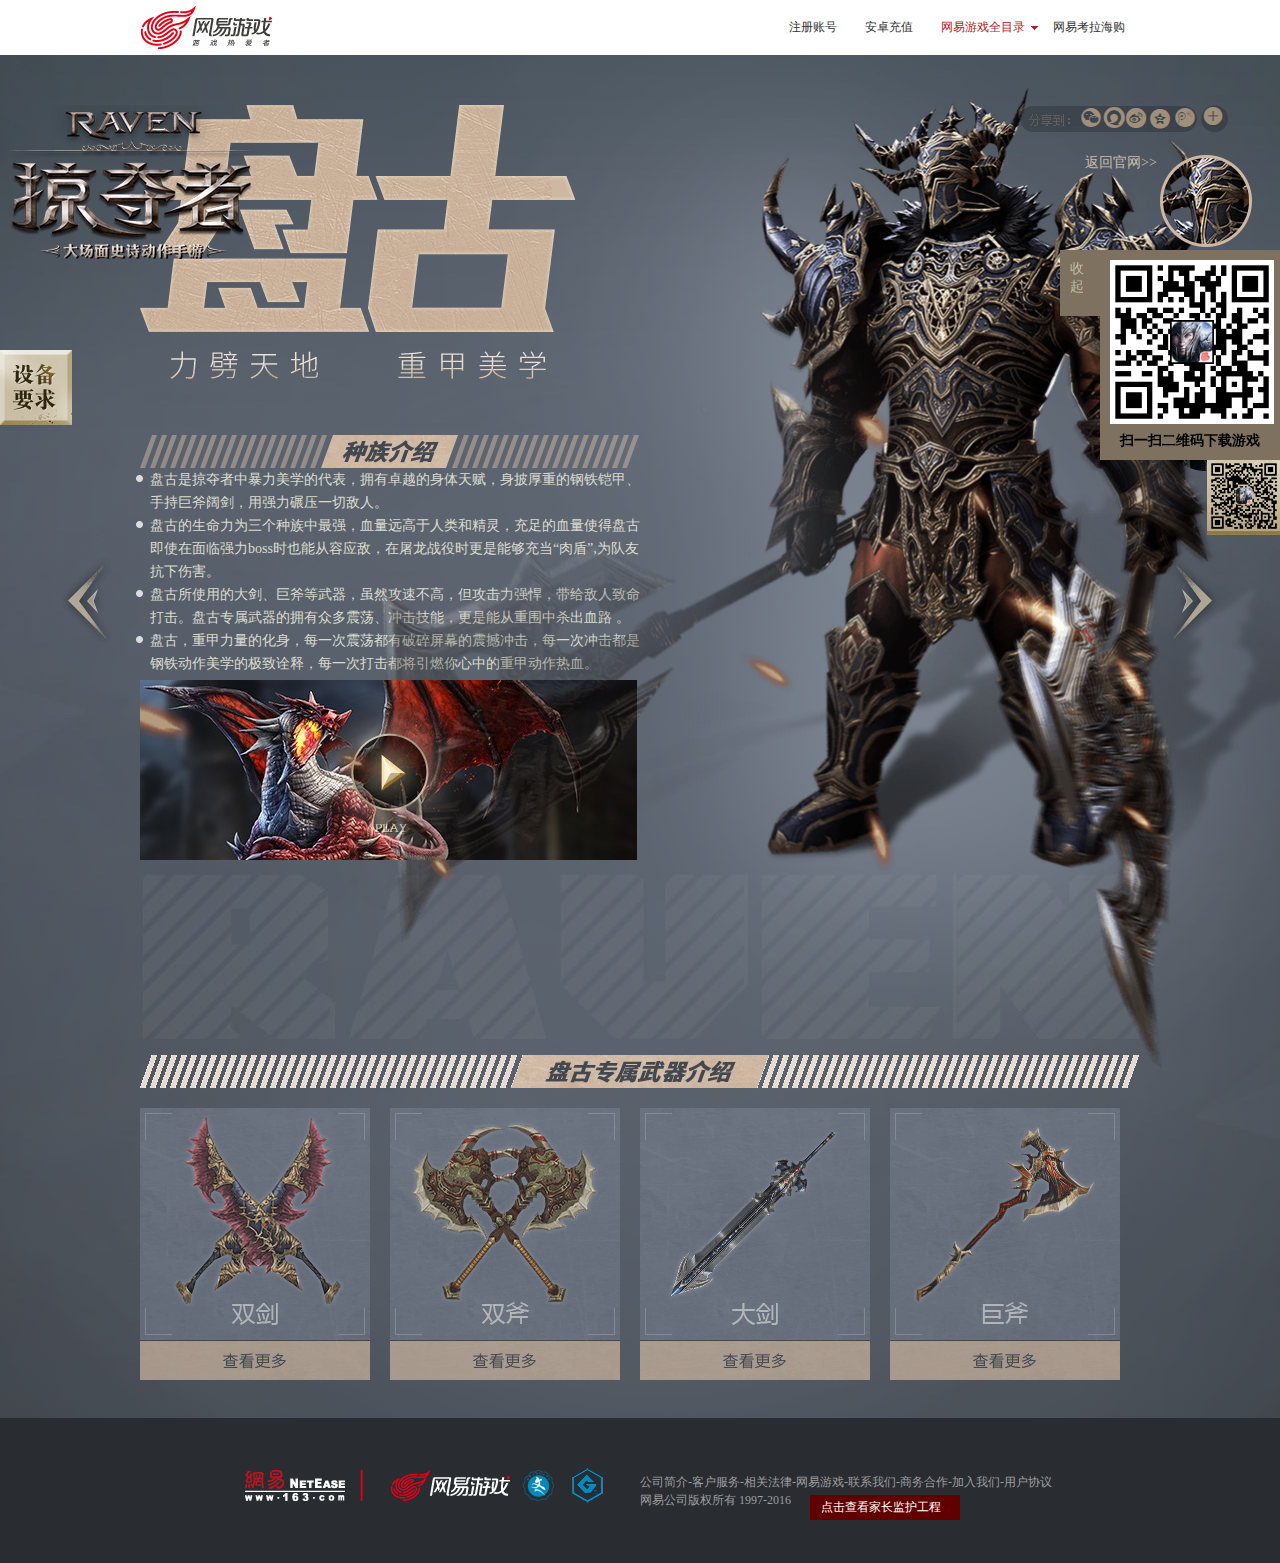
<file: species/pangu.html>
<!DOCTYPE html>
<html>
<head lang="en">
    <meta charset="UTF-8">
    <title>《Raven：掠夺者》种族职业_专属武器介绍_《Raven：掠夺者》官网</title>
    <link rel="stylesheet" href="css/basic.css"/>
    <script src="js/jquery-1.12.4.js"></script>
    <script src="js/index.js"></script>
</head>
<body style="overflow-x: hidden">
<!--顶部开始-->
<div class="head w">
    <a href="#" class="fl"><img src="images/wangyi.png" alt=""/></a>
    <ul class="fr">
        <li><a href="#">注册账号</a></li>
        <li><a href="#">安卓充值</a></li>
        <li>
            <a href="#" class="contents">网易游戏全目录</a>
            <i></i>
        </li>
        <li><a href="#">网易考拉海购</a></li>
    </ul>
</div>
<!--顶部结束-->
<!--主体开始-->
<div class="wrap">
    <div class="logo fl">
        <a href="#">
            <img src="images/logo.png" alt=""/>
        </a>
    </div>
    <div class="person fr">
        <a href="#"><img src="images/panguH_ee358a8.png" alt=""/></a>
        <a href="jingling.html"><img src="images/jinglin_8673bab.png" alt=""/></a>
        <a href="renlei.html"><img src="images/renlei_dd43394.png" alt=""/></a>
    </div>
    <div class="main w">
        <!--slogan-->
        <div class="main-body">
            <div class="slogan">
                <img src="images/slogan_18f0789.png" alt="slogan"/>
            </div>
            <div class="intro">
                <img src="images/jieshao.png" alt=""/>

                <p>
                    <em></em>盘古是掠夺者中暴力美学的代表，拥有卓越的身体天赋，身披厚重的钢铁铠甲、手持巨斧阔剑，用强力碾压一切敌人。
                </p>

                <p>
                    <em></em>盘古的生命力为三个种族中最强，血量远高于人类和精灵，充足的血量使得盘古即使在面临强力boss时也能从容应敌，在屠龙战役时更是能够充当“肉盾”,为队友抗下伤害。
                </p>

                <p>
                    <em></em>盘古所使用的大剑、巨斧等武器，虽然攻速不高，但攻击力强悍，带给敌人致命打击。盘古专属武器的拥有众多震荡、冲击技能，更是能从重围中杀出血路 。
                </p>

                <p>
                    <em></em>盘古，重甲力量的化身，每一次震荡都有破碎屏幕的震撼冲击，每一次冲击都是钢铁动作美学的极致诠释，每一次打击都将引燃你心中的重甲动作热血。
                </p>
            </div>
            <div class="video">
                <a href="#"><img src="images/video.png" alt=""/></a>
            </div>
        </div>
        <!--轮播图-->
        <div class="main-slider" id="mainSlider">
            <div class="slider" id="slid">
                <img src="images/pangur1.png" alt=""/>
                <img src="images/pangur2.png" alt=""/>
                <img src="images/pangur3.png" alt=""/>
                <img src="images/pangur4.png" alt=""/>
            </div>
        </div>
        <!--左右箭头-->
        <span class="left" id="leftArr"></span>
        <span class="right" id="rightArr"></span>

    </div>
    <!--右边固定二维码-->
    <div class="fix-right">
        <a href="#"></a>
        <span></span>
    </div>
    <!--分享-->
    <div class="share">
        <div class="shareto">
            <div class="shareto1">
                <img src="images/fenxiang.png" alt=""/>
            </div>
            <ul class="shareul">
                <li><a href="#" class="iconfont fl" title="分享到微信二维码">&#xe65d;</a></li>
                <li><a href="#" class="iconfont fl" title="分享到易信">&#xe609;</a></li>
                <li><a href="#" class="iconfont fl sharebtn3" title="分享到QQ空间">&#xe657;</a></li>
                <li><a href="#" class="iconfont fl sharebtn4" title="分享到腾讯微博">&#xe67c;</a></li>
                <li><a href="#" class="iconfont fl" title="分享到微信二维码">&#xe65c;</a></li>
                <li><a href="#" class="iconfont fl sharebtn6">&#xe601;</a></li>
            </ul>
        </div>
        <div class="back">
            <a href="../index/index.html" target="_self">返回官网&gt;&gt;</a>
        </div>
    </div>

    <!--设备要求-->
    <div class="ask">
        <a href="javascript:;"></a>
    </div>
    <!--弹窗背景-->
    <div class="fade"></div>
    <!--二维码-->
    <div class="right-ewm">
        <div class="right-btn-warp">
            <div class="right-btn right-btn-close">收起</div>
            <div class="right-btn right-btn-open" style="display: none">展开</div>
        </div>

        <div class="ewm-bg">
            <img src="images/ewm.png" alt="">

            <p>扫一扫二维码下载游戏</p>
        </div>
    </div>
    <!--武器介绍-->
    <div class="wuqi w">
        <div><img src="images/panguwuqi.png" alt=""/></div>
        <div class="wuqiku">
            <div class="wuqi1 fl"><a href="javascript:;"><img src="images/panguwuqi1.png" alt=""/></a></div>
            <div class="wuqi1 fl"><a href="javascript:;"><img src="images/panguwuqi2.png" alt=""/></a></div>
            <div class="wuqi1 fl"><a href="javascript:;"><img src="images/panguwuqi3.png" alt=""/></a></div>
            <div class="wuqi1 fl"><a href="javascript:;"><img src="images/pangguwuqi4.png" alt=""/></a></div>
        </div>
    </div>
</div>


<!--主体结束-->
<!--设备要求弹窗-->
<div class="device" id="Jdevice">
    <h2>大包体有大世界</h2>

    <p>极致的战斗表现力需要强劲的硬件性能：</p>

    <p>1、游戏下载包体约800M，解压安装（此过程不耗费流量）后需要2G存储空间，请在下载安装前预留出手机空间；</p>

    <p>2、iPhone5以上设备， iOS6及以上系统版本；</p>

    <p>3、Android 4.03及以上系统版本，1G及以上内存的设备，可帮助您获得更好的游戏体验。</p>
    <a href="javascript:;" class="book-close"></a>
</div>
<!--武器弹窗-->
<div class="tc1">
    <img src="images/pangutanchuang1.png" alt=""/>
    <a class="aClose"></a>
</div>
<div class="tc2">
    <img src="images/pangutanchuang2.png" alt=""/>
    <a class="aClose"></a>
</div>
<div class="tc3">
    <img src="images/pangutanchuang3.png" alt=""/>
    <a class="aClose"></a>
</div>
<div class="tc4">
    <img src="images/pangutanchuang4.png" alt=""/>
    <a class="aClose"></a>
</div>
<!--底部开始-->
<div class="footer">
    <div class="footer1">
        <a href="#"><img src="images/wangyi2.png" alt=""/></a>
        <a href="#"><img src="images/nie.png" class="pic1" alt=""/></a>
        <a href="#"><img src="images/wen.png" class="pic2" alt=""/></a>
        <a href="#"><img src="images/wen2.png" alt=""/></a>
    </div>
    <div class="footer2">
        <p>公司简介-客户服务-相关法律-网易游戏-联系我们-商务合作-加入我们-用户协议</p>

        <p>网易公司版权所有 1997-2016</p>
    </div>
    <div class="click">
        <a href="">点击查看家长监护工程&nbsp;<span>&lt;</span>
        </a>
    </div>
</div>

<!--底部结束-->

</body>
</html>
</file>
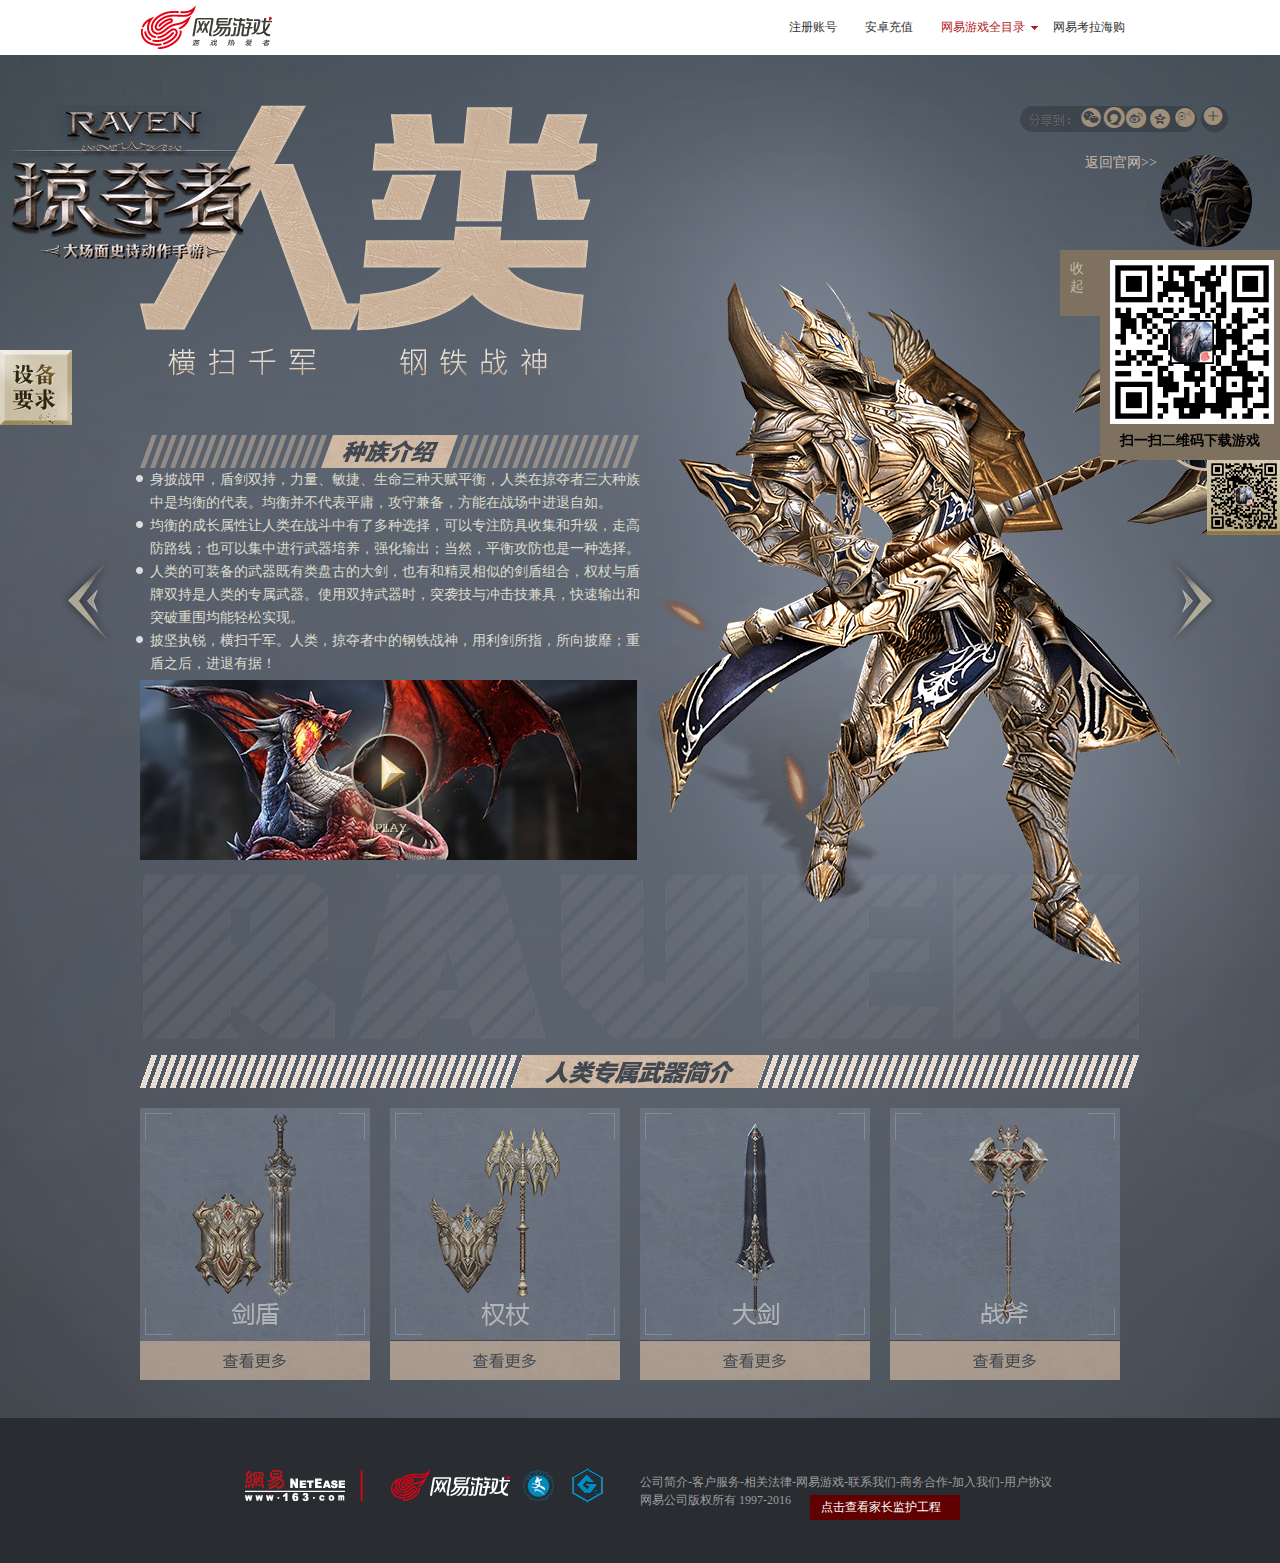
<file: species/renlei.html>
<!DOCTYPE html>
<html>
<head lang="en">
    <meta charset="UTF-8">
    <title>《Raven：掠夺者》种族职业_专属武器介绍_《Raven：掠夺者》官网</title>
    <link rel="stylesheet" href="css/basic.css"/>
    <script src="js/jquery-1.12.4.js"></script>
    <script src="js/index.js"></script>
</head>
<body style="overflow-x: hidden">
<!--顶部开始-->
<div class="head w">
    <a href="#" class="fl"><img src="images/wangyi.png" alt=""/></a>
    <ul class="fr">
        <li><a href="#">注册账号</a></li>
        <li><a href="#">安卓充值</a></li>
        <li>
            <a href="#" class="contents">网易游戏全目录</a>
            <i></i>
        </li>
        <li><a href="#">网易考拉海购</a></li>
    </ul>
</div>
<!--顶部结束-->
<!--主体开始-->
<div class="wrap">
    <div class="logo fl">
        <a href="#">
            <img src="images/logo.png" alt=""/>
        </a>
    </div>
    <div class="person fr">
        <a href="pangu.html"><img src="images/minippng.png" alt=""/></a>
        <a href="jingling.html"><img src="images/minij.png" alt=""/></a>
        <a href="#"><img src="images/minir.png" alt=""/></a>
    </div>
    <div class="main w">
        <!--slogan-->
        <div class="main-body">
            <div class="slogan">
                <img src="images/slogan.png" alt="slogan"/>
            </div>
            <div class="intro">
                <img src="images/jieshao.png" alt=""/>

                <p>
                    <em></em>身披战甲，盾剑双持，力量、敏捷、生命三种天赋平衡，人类在掠夺者三大种族中是均衡的代表。均衡并不代表平庸，攻守兼备，方能在战场中进退自如。
                </p>

                <p>
                    <em></em>均衡的成长属性让人类在战斗中有了多种选择，可以专注防具收集和升级，走高防路线；也可以集中进行武器培养，强化输出；当然，平衡攻防也是一种选择。
                </p>

                <p>
                    <em></em>人类的可装备的武器既有类盘古的大剑，也有和精灵相似的剑盾组合，权杖与盾牌双持是人类的专属武器。使用双持武器时，突袭技与冲击技兼具，快速输出和突破重围均能轻松实现。
                </p>

                <p>
                    <em></em>披坚执锐，横扫千军。人类，掠夺者中的钢铁战神，用利剑所指，所向披靡；重盾之后，进退有据！
                </p>
            </div>
            <div class="video">
                <a href="#"><img src="images/video.png" alt=""/></a>
            </div>
        </div>
        <!--轮播图-->
        <div class="main-slider" id="mainSlider">
            <div class="slider" id="slid">
                <img src="images/r1.png" alt=""/>
                <img src="images/r2.png" alt=""/>
                <img src="images/r3.png" alt=""/>
                <img src="images/r4.png" alt=""/>
            </div>
        </div>
        <!--左右箭头-->
        <span class="left" id="leftArr"></span>
        <span class="right" id="rightArr"></span>

    </div>
    <!--右边固定二维码-->
    <div class="fix-right">
        <a href="#"></a>
        <span></span>
    </div>
    <!--分享-->
    <div class="share">
        <div class="shareto">
            <div class="shareto1">
                <img src="images/fenxiang.png" alt=""/>
            </div>
            <ul class="shareul">
                <li><a href="#" class="iconfont fl" title="分享到微信二维码">&#xe65d;</a></li>
                <li><a href="#" class="iconfont fl" title="分享到易信">&#xe609;</a></li>
                <li><a href="#" class="iconfont fl sharebtn3" title="分享到QQ空间">&#xe657;</a></li>
                <li><a href="#" class="iconfont fl sharebtn4" title="分享到腾讯微博">&#xe67c;</a></li>
                <li><a href="#" class="iconfont fl" title="分享到微信二维码">&#xe65c;</a></li>
                <li><a href="#" class="iconfont fl sharebtn6">&#xe601;</a></li>
            </ul>
        </div>
        <div class="back">
            <a href="../index/index.html">返回官网&gt;&gt;</a>
        </div>
    </div>

    <!--设备要求-->
    <div class="ask">
        <a href="javascript:;"></a>
    </div>
    <!--弹窗背景-->
    <div class="fade"></div>
    <!--二维码-->
    <div class="right-ewm">
        <div class="right-btn-warp">
            <div class="right-btn right-btn-close">收起</div>
            <div class="right-btn right-btn-open" style="display: none">展开</div>
        </div>

        <div class="ewm-bg">
            <img src="images/ewm.png" alt="">

            <p>扫一扫二维码下载游戏</p>
        </div>
    </div>
    <!--武器介绍-->
    <div class="wuqi w">
        <div><img src="images/wuqijieshao.png" alt=""/></div>
        <div class="wuqiku">
            <div class="wuqi1 fl"><a href="javascript:;"><img src="images/wqjd.png" alt=""/></a></div>
            <div class="wuqi1 fl"><a href="javascript:;"><img src="images/wqqz.png" alt=""/></a></div>
            <div class="wuqi1 fl"><a href="javascript:;"><img src="images/wqdj.png" alt=""/></a></div>
            <div class="wuqi1 fl"><a href="javascript:;"><img src="images/wqzf.png" alt=""/></a></div>
        </div>
    </div>
</div>
<!--武器弹窗-->
<div class="tc1">
    <img src="images/renleitanchuang1.png" alt=""/>
    <a class="aClose"></a>
</div>
<div class="tc2">
    <img src="images/renlaitanchuang2.png" alt=""/>
    <a class="aClose"></a>
</div>
<div class="tc3">
    <img src="images/renleitanchuang3.png" alt=""/>
    <a class="aClose"></a>
</div>
<div class="tc4">
    <img src="images/renleitanchuang4.png" alt=""/>
    <a class="aClose"></a>
</div>
<!--主体结束-->
<!--设备要求弹窗-->
<div class="device" id="Jdevice">
    <h2>大包体有大世界</h2>

    <p>极致的战斗表现力需要强劲的硬件性能：</p>

    <p>1、游戏下载包体约800M，解压安装（此过程不耗费流量）后需要2G存储空间，请在下载安装前预留出手机空间；</p>

    <p>2、iPhone5以上设备， iOS6及以上系统版本；</p>

    <p>3、Android 4.03及以上系统版本，1G及以上内存的设备，可帮助您获得更好的游戏体验。</p>
    <a href="javascript:;" class="book-close"></a>
</div>
<!--底部开始-->
<div class="footer">
    <div class="footer1">
        <a href="#"><img src="images/wangyi2.png" alt=""/></a>
        <a href="#"><img src="images/nie.png" class="pic1" alt=""/></a>
        <a href="#"><img src="images/wen.png" class="pic2" alt=""/></a>
        <a href="#"><img src="images/wen2.png" alt=""/></a>
    </div>
    <div class="footer2">
        <p>公司简介-客户服务-相关法律-网易游戏-联系我们-商务合作-加入我们-用户协议</p>

        <p>网易公司版权所有 1997-2016</p>
    </div>
    <div class="click">
        <a href="">点击查看家长监护工程&nbsp;<span>&lt;</span>
        </a>
    </div>
</div>

<!--底部结束-->

</body>
</html>
</file>
<file: css/common.css>
@charset "UTF-8";
/*css 初始化*/
html, body, ul, li, ol, dl, dd, dt, p, h1, h2, h3, h4, h5, h6, form, fieldset, legend, img {
    margin: 0;
    padding: 0;
}

/*各浏览器显示不同，去掉蓝色边框*/
fieldset, img, input, button {
    border: none;
    padding: 0;
    margin: 0;
    outline-style: none;
}

ul, ol {
    list-style: none;
}

input {
    padding-top: 0;
    padding-bottom: 0;
    font-family: "SimSun", "宋体";
}

/*去掉行内替换元素空白缝隙*/
select, input {
    vertical-align: middle;
}

select, input, textarea {
    font-size: 12px;
    margin: 0;
    color: #666;
}

/*防止拖动，影响布局*/
textarea {
    resize: none;
}

/*去掉行内替换元素空白缝隙*/
img {
    border: 0;
    vertical-align: middle;
}

table {
    border-collapse: collapse;
}

body {
    font: 12px Arial, Verdana, "\5b8b\4f53"; /*宋体 unicode */
    color: #666;
    background: #fff;
}
.w {
    /*版心 提取*/
    width: 1250px;
    margin: 0 auto;
}
.fl{
    float: left;
}
.fr{
    float: right;
}

/*清除浮动*/
.clearfix:before, .clearfix:after {
    content: "";
    display: table;
}

.clearfix:after {
    clear: both;
}

.clearfix {
    *zoom: 1; /*IE/7/6*/
}

a {
    color: #333333;
    text-decoration: none;
}

a:hover {
    color: #C81623;
}

h1, h2, h3, h4, h5, h6 {
    text-decoration: none;
    font-weight: normal;
    font-size: 100%;
}

s, i, em {
    font-style: normal;
    text-decoration: none;
}

/*顶部*/
#topBar {
    background-color: #FBFBFB;
}

#topBar .topBarLogo {
    width: 131px;
    height: 55px;
    float: left;
    margin-top: 5px;
}

#topBar .topBarLogo a {
    background: url("../images/logo_b5525b7.png") no-repeat;
    display: inline-block;
    width: 131px;
    height: 43px;
    text-indent: -20000px;

}
#topBar .topBanner{
    height: 55px;
    width: 420px;
    background: url("../images/pic9d0b.jpg") no-repeat;
}

#topBar .fr li {
    float: left;
    line-height: 55px;
    margin-left: 28px;
}

#topBar .dir-li {
    position: relative;
    margin-right: 25px;
}

#topBar .dir-li a {

    color: #BC2E2E;
}

#topBar .fr em {
    background: url("../images/sprite-w_7fc7459.png") -103px -100px no-repeat;
    position: absolute;
    width: 9px;
    height: 5px;
    top: 25px;
    right: -15px;
}


/*底部开始*/
.footer{
    height: 230px;
    background-color: #000000;
}
.bx{
    width: 949px;
    margin: 0 auto;
}
.footer-pic{

}
.footer-pic ul{
    padding-top: 23px;
}
.footer-pic li{
    float: left;
    padding: 0 10px;
}

.footer-pic .footer-right{
    margin-top: 25px;
    width: 142px;
    height: 28px;
    background-color: #610000;
    float: right;
    color: white;
    position: relative;
}
.footer-pic .footer-right a{
    color: white;
    font-size: 12px;
    line-height: 28px;
    padding-left: 2px;
}
.footer-pic .footer-right s{
    font: 17px/28px consolas;
    position: absolute;
    top: -2px;
    right: 6px;
}
.footer-pic .footer-right i{
    width: 12px;
    height: 17px;
    position: absolute;
    top: 2px;
    right: -5px;
    overflow: hidden;
}
.footer .footer-ser li{
    color: #939393;
    float: left;
    line-height: 28px;
    padding: 0 2px;
}
.footer .footer-ser a{
    color: #E23A3F;
}
.footer .footer-copy{
    color: #939393;
    line-height: 20px;
}
.footer .footer-note{
    color: #939393;
    margin-top: 10px;
}
.footer .footer-note p {
    line-height: 23px;
}
.footer .footer-bottom{
    margin-top: 6px;
}
.footer .footer-bottom .bota{
    color: #E23A3F;
    margin-right: 10px;
}
.footer .footer-bottom .botb{
    color: #939393;
}
/*底部结束*/
</file>
<file: css/index.css>
#mainTop {
    background: url("../images/bg.jpg") top center no-repeat;
    height: 1040px;
}

#mainTop .main-top-logo{
    background: url("../images/common_z.png") -610px -8px no-repeat;
    width: 240px;
    height: 150px;
    margin-bottom:16px;
}
#mainTop .topper{
    margin-top: 16px;
}
#mainTop .gzh {
    height: 28px;
    color: #BDC3CD;
    position: relative;
    padding-left:30px;
}
#mainTop #bigBanner{
    height: 250px;
    width: 960px;
    background: url("../images/pic197c.jpg") no-repeat;
    display: none;
    position: absolute;
    left: 50%;
    margin-left: -625px;
    z-index: 5;
}
#mainTop .gzh .wx {
    background: url("../images/common_z.png") -802px -319px no-repeat;
    width: 28px;
    height: 28px;
    position: absolute;
    float: left;
    top: 0;
    left: 85px;
    margin-left: 6px;
}

#mainTop .gzh .yx {
    background: url("../images/common_z.png") -636px -354px no-repeat;
    width: 28px;
    height: 28px;
    position: absolute;
    margin-left: 6px;
    top: 0;
    left: 125px;
}

#mainTop .gzh .wb {
    background: url("../images/common_z.png") -636px -319px no-repeat;
    width: 30px;
    height: 28px;
    position: absolute;
    margin-left: 6px;
    top: 0;
    left: 164px;
}
#navTop {
    margin: -16px auto 0;
    width: 880px;
}
#navTop li {
    float: left;
    line-height: 50px;
    position: relative;
}
#navTop .sub-m{
    border-top: 5px solid #12161F;
}
#navTop li a{
    color: #d3cebd;
    display: block;
    width: 110px;
    text-align: center;
}
 #navTop .sub-n {
     color: white;
     display: none;
     background:url(../images/common_z.png) -718px -175px no-repeat;
     line-height: 30px;
 }

.top-line{
    position: absolute;
    height: 5px;
    background-color: #d0c3b8;
    top: 0;
    left: 0;
    width: 100%;
}
#ewmwx,#ewmyx{
    display: none;
    position: absolute;
    margin-top: 10px;
}
#mainTop .gzhewm{
    position: relative;
}
#playIndex {
    /*background: url("../images/index_zpng.png") -484px -221px no-repeat;*/
    width: 70px;
    height: 70px;
    display: block;
    margin-top: 166px;
    margin-left: 274px;
}
.main-header {
    position: relative;
}
.main-header h2 {
    font-style: italic;
    font-size: 24px;
    font-weight: 700;
    text-align: center;
    color: white;
    padding: 15px 0 0;

}

#btnDownload {
    width: 415px;
    height: 187px;
    margin: 10px auto 0;
    position: relative;
}

#btn1 {
    width: 105px;
    height: 107px;
    background:url("../images/index_zpng.png") -655px -260px no-repeat;
    display: inline-block;
    padding-left: 25px;
    vertical-align: top;
}
#btn2 .iphone {
    background: url("../images/index_zpng.png") -881px -1px no-repeat;
    width: 169px;
    height: 49px;
    display: block;
}
#btn2 .android {
    background: url("../images/index_zpng.png") -622px -802px no-repeat;
    width: 171px;
    height: 51px;
    display: block;
    margin-top: 5px;
}

#btn3 {
    display: inline-block;
    vertical-align: top;
}
#btn3 a{
    background: url("../images/index_zpng.png") -655px -372px no-repeat;
    width: 100px;
    height: 107px;
    display: block;
    overflow: hidden;
}
#btn3 i{
    background: url("../images/index_zpng.png") -760px -372px no-repeat;
    width: 100%;
    height: 100%;
    display: inline-block;

}

#shareHeader {
    color:white;
    width: 200px;
    height: 35px;
    margin:0 auto;
    /*text-align: center;*/
    position: relative;
    top: 0;
    left: 0;
}
#shareHeader span {
    line-height: 35px;
}

#shareHeader .shareul {
    position: absolute;
    top: 5px;
    width: 210px;
    left: 60px;
}

#shareHeader .shareul a {
    color: #F3F3F3;
    font-size: 22px;
    line-height: 22px;
    margin-right: 1px;
}

#shareHeader .shareul .sharebtn3 {
    font-size: 20px;
    line-height: 20px;
    margin-top: 2px;
}

#shareHeader .shareul .sharebtn4 {
    font-size: 26px;
    line-height: 26px;
}

#shareHeader .shareul .sharebtn6 {
    margin-left: 5px;
}

@font-face {
    font-family: 'iconfont';
    src: url('../iconfont/iconfont.eot'); /* IE9*/
    src: url('../iconfont/iconfont.eot?#iefix') format('embedded-opentype'), /* IE6-IE8 */ url('../iconfont/iconfont.woff') format('woff'), /* chrome、firefox */ url('../iconfont/iconfont.ttf') format('truetype'), /* chrome、firefox、opera、Safari, Android, iOS 4.2+*/ url('../iconfont/iconfont.svg#iconfont') format('svg'); /* iOS 4.1- */
}

.iconfont {
    font-family: "iconfont" !important;
    font-size: 16px;
    font-style: normal;
    -webkit-font-smoothing: antialiased;
    -webkit-text-stroke-width: 0.2px;
    -moz-osx-font-smoothing: grayscale;

}

#mainHeader .device {
    position: absolute;
    top: 0;
    right: 0;
}
#mainHeader .device a {
    width: 108px;
    height: 53px;
    line-height: 53px;
    background: #3c4248;
    color: #beafa1;
    border: 5px solid #beafa1;
    text-align: center;
    font-size: 15px;
    display: block;
}
#mainHeader .gzh-ewm {
    width: 108px;
    padding: 5px 0;
    border: 5px solid #beafa1;
    background: #3c4248;
    margin-top: 1px;
    color: #beafa1;
    text-align: center;
    line-height: 16px;
}

#mainHeader .gzh-ewm img {
    width: 61px;
    margin: 0 auto 5px;
    display: block;
}

/*新闻轮播图部分*/

.main-news{
    width: 1180px;
    /*background-color: palegoldenrod;*/
    margin: 0 auto;
    padding-top: 40px;
}
/*轮播图开始*/
.banner-anim{
    width: 590px;
    height: 276px;
    float: left;
    position: relative;
}
.banner-anim .screen{
    width: 590px;
    height: 270px;
    position: relative;
    overflow: hidden;
}

.banner-anim li{
    width: 590px;
    height: 270px;
    float: left;

}
.banner-anim ul{
    position: absolute;
    left: 0;
    top: 0;
    width: 3000px;
}
.screen ol {
    position: absolute;
    left: 10px;
    top: 256px;
    text-align: center;

}
.screen ol li{
    width: 20px;
    height: 10px;
    float: left;
    background: #CEBE98;
    margin: 0 5px;
    border-radius: 15px;
    cursor: pointer;
}
.screen ol li.current{
    background: red;
}


/*新闻部分*/
.news-tab{
    width: 590px;
    height: 276px;
    float: right;
    /*background: #504640;*/
    background: rgba(80,70,64,.95);
}
.news-tab .hd {
    height: 40px;
    line-height: 40px;
    margin: 20px 40px 10px;
    position: relative;
    border-bottom: 2px solid #71625a;
}
.news-tab .hd a {
    color: #dcd1c6;
    font-size: 14px;
    width: 76px;
    text-align: center;
    display: inline-block;
    position: relative;
}
.news-tab .hd a:hover {
    text-decoration: none;
    font-weight: 700;
}
.i-line {
    position: absolute;
    z-index: 2;
    background: #dcd1c6;
    height: 2px;
    bottom: -2px;
    left: 0;
}
.hd a:hover .i-line {
    width: 76px;
}
.news-tab .hd a.hd-more {
    right: 0;
    top: 10px;
    width: 19px;
    height: 19px;
    line-height: 19px;
    font-size: 18px;
    font-weight: 700;
    position: absolute;
    background: #d2c5ba;
    color: #625650;
    border-radius: 0;
}

.bd .news-list .current{
    display: block;
}

.news-list {
    margin: 0 40px;
}
.news-list li {
    font-family: "Microsoft Yahei";
}
.news-list li a {
    display: inline-block;
    height: 30px;
    line-height: 30px;
    color: #bbb;
    width: 85%;
    margin-left: 5px;
    overflow: hidden;
}
.news-list li a:hover{
    color: coral;
    text-decoration: underline;
}
.news-list li span.date {
    height: 30px;
    line-height: 30px;
    color: #999;
}
.news-list li span {
    display: inline-block;
    vertical-align: top;
}
.hd a .current{
    color: palegoldenrod;
}



/*影音部分开始*/
.video-zone {
    height: 657px;
    background-color: #3C4248;
    /*overflow: hidden;*/
}
.video-zone .vid-title{
    width: 170px;
    height: 56px;
    margin-left: 185px;
    padding-top: 100px;
}
.video-zone span{
    width: 9px;
    height: 9px;
    border: 1px solid #72655D;
    display: block;
    margin-top: 5px;
}
.video-zone h1{
    margin-left: 100px;
    font-weight: 700;
    margin: 0 24px;
    font-size: 23px;
    color: white;
    font-family: "宋体";
}
.video-zone .video-pic{
    width: 1182px;
    height: 384px;
    /*background-color: pink;*/
    margin: 0 auto;
    /*margin-top: 55px;*/
}
.video-pic a{
    color:  white;
}
.video-pic .vid-pic1{
    width: 588px;
    height: 384px;
    /*background-color: paleturquoise;*/
    border-right: 2px solid #3C4248;
    position: relative;
    overflow: hidden;
    opacity: 0.4;
    transition: all 0.3s;
    cursor: pointer;
}
.video-pic .vid-pic1:hover{
    transform: scale(1.1);
}
.vid-pic1 div{
    width: 20px;
    height: 20px;
    background: url(../images/index_zpng.png) -1009px -102px no-repeat;
    position: absolute;
    top: 0px;
    left: 0;
}
.vid-pic2 div{
    width: 20px;
    height: 20px;
    background: url(../images/index_zpng.png) -1009px -102px no-repeat;
    position: absolute;
    top: 0px;
    left: 0;
}
.vid-pic3 div{
    width: 20px;
    height: 20px;
    background: url(../images/index_zpng.png) -1009px -102px no-repeat;
    position: absolute;
    top: 0px;
    left: 0;
}
.video-pic .vid-pic2{
    width: 295px;
    height: 384px;
    position: relative;
    /*background-color: palegoldenrod;*/
    border-right: 2px solid #3C4248;
    transition: all 0.3s;
    opacity: 0.4;
    cursor: pointer;
}
.video-pic .vid-pic2:hover{
    transform: scale(1.1);
}
.video-pic .vid-pic3{
    width: 295px;
    height: 384px;
    position: relative;
    /*background-color: palegreen;*/
    transition: all 0.3s;
    opacity: 0.4;
    cursor: pointer;
}
.video-pic .vid-pic3:hover{
    transform: scale(1.1);
}
.video-pic .vid-press1{
    width: 36px;
    height: 36px;
    background: url(../images/index_zpng.png) -799px -500px no-repeat ;
    position: absolute;
    left: 47%;
    top: 44%;
    opacity: 1;
}
/*.video-pic .vid-press1{*/
/*transform: scale(1.1);*/
/*}*/
.video-pic .vid-p1{
    /*color: #C2C1C0;*/
    font-weight: 700;
    font-size: 23px;
    position: absolute;
    left: 42%;
    top: 62%;
}

.video-pic .vid-press2{
    width: 24px;
    height: 24px;
    background: url(../images/index_zpng.png) -813px -281px no-repeat ;
    position: absolute;
    left: 45%;
    top: 45%;
}
.video-pic .vid-p2{
    /*color: #C2C1C0;*/
    font-weight: 700;
    font-size: 23px;
    position: absolute;
    left: 35%;
    top: 62%;
}
.video-pic .vid-p3 {
    /*color: #C2C1C0;*/
    font-weight: 700;
    font-size: 23px;
    position: absolute;
    left: 35%;
    top: 62%;
}
.vid-words{
    width: 405px;
    height: 46px;
    margin: 0 auto;
    margin-top: 62px;
    text-align: center;
    /*background-color: purple;*/
    color: white;
    font-size: 14px;
}
</file>
<file: css/special.css>
/*游戏特色开始*/
*{
    margin: 0;
    padding: 0;
}
.empSpecial{
    height: 154px;
    background-color: #3C4248;
}
.empSpecial h3{
    width: 1250px;
    margin: 0 auto;
    padding-top: 100px;
    font-size: 24px;
}
.empSpecial h3 span{
    color: white;
}
#gameSpecial{
    height: 459px;
    background-image: url("../images/bg01.jpg");
}
#gameSpecial ul{
    width: 1250px;
    margin: 0 auto;
    position: relative;
    padding-top: 30px;
}
#gameSpecial li{
    width: 310px;
    float: left;
    overflow: hidden;
}
#gameSpecial .special_A{
    width: 506px;
    height: 349px;
}
#gameSpecial .special_B{
    width: 790px;
    height: 733px;
    position: absolute;
    display: none;
}
#gameSpecial .txt{
    position: absolute;
    width: 50px;
    margin: 0 50px;
}
#gameSpecial h2{
    font-size: 40px;
    color: white;
}
/*游戏特色结束*/
</file>
<file: data/CSS/base.css>
@charset "UTF-8";
/*css 初始化*/
html, body, ul, li, ol, dl, dd, dt, p, h1, h2, h3, h4, h5, h6, form, fieldset, legend, img {
    margin: 0;
    padding: 0;
}

/*各浏览器显示不同，去掉蓝色边框*/
fieldset, img, input, button {
    border: none;
    padding: 0;
    margin: 0;
    outline-style: none;
}

ul, ol {
    list-style: none;
}

input {
    padding-top: 0;
    padding-bottom: 0;
    font-family: "SimSun", "宋体";
}

/*去掉行内替换元素空白缝隙*/
select, input {
    vertical-align: middle;
}

select, input, textarea {
    font-size: 12px;
    margin: 0;
    color: #666;
}

/*防止拖动，影响布局*/
textarea {
    resize: none;
}

/*去掉行内替换元素空白缝隙*/
img {
    border: 0;
    vertical-align: middle;
}

table {
    border-collapse: collapse;
}

body {
    font: 12px Arial, Verdana, "\5b8b\4f53"; /*宋体 unicode */
    color: #666;
    background: #fff;
}
.w {
    /*版心 提取*/
    width: 1250px;
    margin: 0 auto;
}
.fl{
    float: left;
}
.fr{
    float: right;
}

/*清除浮动*/
.clearfix:before, .clearfix:after {
    content: "";
    display: table;
}

.clearfix:after {
    clear: both;
}

.clearfix {
    *zoom: 1; /*IE/7/6*/
}

a {
    color: #333333;
    text-decoration: none;
}

a:hover {
    color: #C81623;
}

h1, h2, h3, h4, h5, h6 {
    text-decoration: none;
    font-weight: normal;
    font-size: 100%;
}

s, i, em {
    font-style: normal;
    text-decoration: none;
}
</file>
<file: data/CSS/index.css>
/*顶部*/
#topBar {
    background-color: #FBFBFB;
}

#topBar .topBarLogo {
    width: 131px;
    height: 55px;
    float: left;
    margin-top: 5px;
}

#topBar .topBarLogo a {
    background: url("../images/logo_b5525b7.png") no-repeat;
    display: inline-block;
    width: 131px;
    height: 43px;
    text-indent: -20000px;

}
#topBar .topBanner{
    height: 55px;
    width: 420px;
    background: url("../images/pic9d0b.jpg") no-repeat;
}

.main #bigBanner{
    height: 250px;
    width: 960px;
    background: url("../images/pic197c.jpg") no-repeat;
    display: none;
    position: absolute;
    left: 50%;
    margin-left: -625px;
    z-index: 5;
}

#topBar .fr li {
    float: left;
    line-height: 55px;
    margin-left: 28px;
}

#topBar .dir-li {
    position: relative;
    margin-right: 25px;
}

#topBar .dir-li a {

    color: #BC2E2E;
}

#topBar .fr em {
    background: url("../images/sprite-w_7fc7459.png") -103px -100px no-repeat;
    position: absolute;
    width: 9px;
    height: 5px;
    top: 25px;
    right: -15px;
}

/*主体部分开始*/
.main {
    height: 988px;
    background: url("../images/bg01_9680ee9.jpg") no-repeat 50%;
}

.nav {
    height: 988px;
    /*background-color: pink;*/
}

.taozhuang {
    height: 988px;
    width: 298px;
    float: left;
    position: relative;
    background-color: rgba(0,0,0,.5);
}

.taozhuang .tzup {
    display: block;
    height: 560px;
}

.tzup img {
    position: absolute;
    top: 188px;
}

.tzdown {
    display: block;
    height: 428px;
}

.wuqi {
    height: 988px;
    width: 298px;
    margin-left: 1px;
    float: left;
    position: relative;
    background-color: rgba(0,0,0,.5);
}

.wqup {
    display: block;
    height: 560px;
}


.wqup img {
    position: absolute;
    top: 188px;
}

.wqdown {
    display: block;
    height: 428px;
}

.pifeng {
    height: 988px;
    width: 298px;
    margin-left: 1px;
    float: left;
    position: relative;
    background-color: rgba(0,0,0,.5);
}

.pfup {
    display: block;
    height: 560px;
}

.pfup img{
    position: absolute;
    top: 188px;
}

.pfdown {
    display: block;
    height: 428px;
}

.shipin {
    height: 988px;
    width: 298px;
    float: left;
    margin-left: 1px;
    position: relative;
    background-color: rgba(0,0,0,.5);
}

.spup {
    display: block;
    height: 560px;
}

.spup img{
    position: absolute;
    top: 188px;
}

.spdown {
    display: block;
    height: 428px;
}

/*主体部分结束*/

/*底部开始*/
.footer{
    height: 230px;
    background-color: #000000;
}
.bx{
    width: 949px;
    margin: 0 auto;
}
.footer-pic{

}
.footer-pic ul{
    padding-top: 23px;
}
.footer-pic li{
    float: left;
    padding: 0 10px;
}

.footer-pic .footer-right{
    margin-top: 25px;
    width: 142px;
    height: 28px;
    background-color: #610000;
    float: right;
    color: white;
    position: relative;
}
.footer-pic .footer-right a{
    color: white;
    font-size: 12px;
    line-height: 28px;
    padding-left: 2px;
}
.footer-pic .footer-right s{
    font: 17px/28px consolas;
    position: absolute;
    top: -2px;
    right: 6px;
}
.footer-pic .footer-right i{
    width: 12px;
    height: 17px;
    position: absolute;
    top: 2px;
    right: -5px;
    overflow: hidden;
}
.footer .footer-ser li{
    color: #939393;
    float: left;
    line-height: 28px;
    padding: 0 2px;
}
.footer .footer-ser a{
    color: #E23A3F;
}
.footer .footer-copy{
    color: #939393;
    line-height: 20px;
}
.footer .footer-note{
    color: #939393;
    margin-top: 10px;
}
.footer .footer-note p {
    line-height: 23px;
}
.footer .footer-bottom{
    margin-top: 6px;
}
.footer .footer-bottom .bota{
    color: #E23A3F;
    margin-right: 10px;
}
.footer .footer-bottom .botb{
    color: #939393;
}
/*底部结束*/
</file>
<file: characteristic/css/common.css>
@charset "UTF-8";
/*css 初始化*/
html, body, ul, li, ol, dl, dd, dt, p, h1, h2, h3, h4, h5, h6, form, fieldset, legend, img {
    margin: 0;
    padding: 0;
}

/*各浏览器显示不同，去掉蓝色边框*/
fieldset, img, input, button {
    border: none;
    padding: 0;
    margin: 0;
    outline-style: none;
}

ul, ol {
    list-style: none;
}

input {
    padding-top: 0;
    padding-bottom: 0;
    font-family: "SimSun", "宋体";
}

/*去掉行内替换元素空白缝隙*/
select, input {
    vertical-align: middle;
}

select, input, textarea {
    font-size: 12px;
    margin: 0;
    color: #666;
}

/*防止拖动，影响布局*/
textarea {
    resize: none;
}

/*去掉行内替换元素空白缝隙*/
img {
    border: 0;
    vertical-align: middle;
}

table {
    border-collapse: collapse;
}

body {
    font: 12px Arial, Verdana, "\5b8b\4f53"; /*宋体 unicode */
    color: #666;
    background: #fff;
}
.w {
    /*版心 提取*/
    width: 1250px;
    margin: 0 auto;
}
.fl{
    float: left;
}
.fr{
    float: right;
}

/*清除浮动*/
.clearfix:before, .clearfix:after {
    content: "";
    display: table;
}

.clearfix:after {
    clear: both;
}

.clearfix {
    *zoom: 1; /*IE/7/6*/
}

a {
    color: #333333;
    text-decoration: none;
}

a:hover {
    color: #C81623;
}

h1, h2, h3, h4, h5, h6 {
    text-decoration: none;
    font-weight: normal;
    font-size: 100%;
}

s, i, em {
    font-style: normal;
    text-decoration: none;
}

/*顶部*/
#topBar {
    background-color: #FBFBFB;
}

#topBar .topBarLogo {
    width: 131px;
    height: 55px;
    float: left;
    margin-top: 5px;
}

#topBar .topBarLogo a {
    background: url("../images/logo_b5525b7.png") no-repeat;
    display: inline-block;
    width: 131px;
    height: 43px;
    text-indent: -20000px;

}
#topBar .topBanner{
    height: 55px;
    width: 420px;
    background: url("../images/pic9d0b.jpg") no-repeat;
}

#topBar .fr li {
    float: left;
    line-height: 55px;
    margin-left: 28px;
}

#topBar .dir-li {
    position: relative;
    margin-right: 25px;
}

#topBar .dir-li a {

    color: #BC2E2E;
}

#topBar .fr em {
    background: url("../images/sprite-w_7fc7459.png") -103px -100px no-repeat;
    position: absolute;
    width: 9px;
    height: 5px;
    top: 25px;
    right: -15px;
}


/*底部开始*/
.footer{
    height: 230px;
    background-color: #000000;
}
.bx{
    width: 949px;
    margin: 0 auto;
}
.footer-pic{

}
.footer-pic ul{
    padding-top: 23px;
}
.footer-pic li{
    float: left;
    padding: 0 10px;
}

.footer-pic .footer-right{
    margin-top: 25px;
    width: 142px;
    height: 28px;
    background-color: #610000;
    float: right;
    color: white;
    position: relative;
}
.footer-pic .footer-right a{
    color: white;
    font-size: 12px;
    line-height: 28px;
    padding-left: 2px;
}
.footer-pic .footer-right s{
    font: 17px/28px consolas;
    position: absolute;
    top: -2px;
    right: 6px;
}
.footer-pic .footer-right i{
    width: 12px;
    height: 17px;
    position: absolute;
    top: 2px;
    right: -5px;
    overflow: hidden;
}
.footer .footer-ser li{
    color: #939393;
    float: left;
    line-height: 28px;
    padding: 0 2px;
}
.footer .footer-ser a{
    color: #E23A3F;
}
.footer .footer-copy{
    color: #939393;
    line-height: 20px;
}
.footer .footer-note{
    color: #939393;
    margin-top: 10px;
}
.footer .footer-note p {
    line-height: 23px;
}
.footer .footer-bottom{
    margin-top: 6px;
}
.footer .footer-bottom .bota{
    color: #E23A3F;
    margin-right: 10px;
}
.footer .footer-bottom .botb{
    color: #939393;
}
/*底部结束*/
</file>
<file: characteristic/css/myself.css>
@charset "UTF-8";
/*css 初始化 */
html, body, ul, li, ol, dl, dd, dt, p, h1, h2, h3, h4, h5, h6, form, fieldset, legend, img {
    margin: 0;
    padding: 0;
}
fieldset, img, input, button {
    border: none;
    padding: 0;
    margin: 0;
    outline-style: none;
}
li{
    list-style: none;
}
img {
    border: 0;
    vertical-align: middle;
}
/*清除浮动*/
.clearfix:before, .clearfix:after {
    content: "";
    display: table;
}

.clearfix:after {
    clear: both;
}

.clearfix {
    *zoom: 1; /*IE/7/6*/
}

body{
    overflow: auto;
}

/*顶部*/
#topBar {
    background-color: #FBFBFB;
}

#topBar .topBarLogo {
    width: 131px;
    height: 55px;
    float: left;
    margin-top: 5px;
}

#topBar .topBarLogo a {
    background: url("../images/logo_b5525b7.png") no-repeat;
    display: inline-block;
    width: 131px;
    height: 43px;
    text-indent: -20000px;

}
#bigBanner{
    height: 250px;
    width: 960px;
    background: url("../images/pic197c.jpg") no-repeat;
    display: none;
    position: absolute;
    left: 50%;
    margin-left: -625px;
    z-index: 5;
}
#topBar .topBanner{
    height: 55px;
    width: 420px;
    background: url("../images/pic9d0b.jpg") no-repeat;
}

#topBar .fr li {
    float: left;
    line-height: 55px;
    margin-left: 28px;
}

#topBar .dir-li {
    position: relative;
    margin-right: 25px;
}

#topBar .dir-li a {

    color: #BC2E2E;
}

#topBar .fr em {
    background: url("../images/sprite-w_7fc7459.png") -103px -100px no-repeat;
    position: absolute;
    width: 9px;
    height: 5px;
    top: 25px;
    right: -15px;
}


/*底部开始*/
.footer{
    height: 230px;
    background-color: #000000;
}
.bx{
    width: 949px;
    margin: 0 auto;
}
.footer-pic{

}
.footer-pic ul{
    padding-top: 23px;
}
.footer-pic li{
    float: left;
    padding: 0 10px;
}

.footer-pic .footer-right{
    margin-top: 25px;
    width: 142px;
    height: 28px;
    background-color: #610000;
    float: right;
    color: white;
    position: relative;
}
.footer-pic .footer-right a{
    color: white;
    font-size: 12px;
    line-height: 28px;
    padding-left: 2px;
}
.footer-pic .footer-right s{
    font: 17px/28px consolas;
    position: absolute;
    top: -2px;
    right: 6px;
}
.footer-pic .footer-right i{
    width: 12px;
    height: 17px;
    position: absolute;
    top: 2px;
    right: -5px;
    overflow: hidden;
}
.footer .footer-ser li{
    color: #939393;
    float: left;
    line-height: 28px;
    padding: 0 2px;
}
.footer .footer-ser a{
    color: #E23A3F;
}
.footer .footer-copy{
    color: #939393;
    line-height: 20px;
}
.footer .footer-note{
    color: #939393;
    margin-top: 10px;
}
.footer .footer-note p {
    line-height: 23px;
}
.footer .footer-bottom{
    margin-top: 6px;
}
.footer .footer-bottom .bota{
    color: #E23A3F;
    margin-right: 10px;
}
.footer .footer-bottom .botb{
    color: #939393;
}
/*底部结束*/





/*第一个盒子start*/
.firstbox {
    position: relative;
    width: 100%;
    height: 670px;
    overflow: hidden;
    background: url(../img/first/bigbgi.jpg) center top no-repeat;
}
.firstbox .tit {
    position: absolute;
    left: 30%;
    top: 10%;
    width: 42%;
    height: 200px;
    z-index: 20;
    opacity:0;
}
.firstbox .bigpic {
    position: absolute;
    /*top: 33.5%;*/
    bottom: 0px;
    left: 50%;
    margin-left: -800px;
    width: 1350px;
    height: 466px;
    background: url(../img/first/bgi.png);
    z-index: 10;
    opacity: 0;

}
.firstbox .spot {
    position: absolute;
    bottom: 0;
    margin-left: 5%;
    width: 1591px;
    height: 533px;
    background: url(../img/first/bgi2.png);
    z-index: 15;
}
.firstbox .phone{
    position: absolute;
    left: -200px;
    bottom: 0;
    width: 1430px;
    height: 170px;
    background: url(../img/first/iphonebgi.png) no-repeat;
    z-index: 5;
    opacity: 0;
}
.firstbox .arrow {
    position: absolute;
    left: 50%;
    margin-left: -45px;
    bottom: 0;
    width: 90px;
    height: 60px;
    background: url(../img/first/jlt.png) -718px -502px no-repeat;
    z-index: 20;
    cursor: pointer;
}
/*第一个盒子end*/

/*第二个盒子start*/
.secondtbox {
    position: relative;
    width: 100%;
    height: 670px;
    overflow: hidden;
    background: url(../img/first/bigbgi.jpg) center top no-repeat;
}
.secondtbox .tit_two {
    position: absolute;
    top: 280px;
    left: 100px;
    z-index: 10;
    opacity:0;
}
.secondtbox .bigpic2_two{
    position: absolute;
    left: 1500px;
    bottom: 0;
    width: 2246px;
    height: 670px;
    background: url(../img/second/bigbgi2.png) no-repeat 0px -250px;
}
.secondtbox .arrow2_two {
    position: absolute;
    left: 50%;
    margin-left: -45px;
    bottom: 0;
    width: 90px;
    height: 60px;
    background: url(../img/first/jlt.png) -718px -502px no-repeat;
    z-index: 20;
    cursor: pointer;
}
/*第二个盒子end*/

/*悬浮的物体start*/
.ltnav {
    position: fixed;
    right: 40px;
    top: 40px;
    z-index: 100;
}
.ltnav li{
    display: block;
    width: 31px;
    height: 31px;
    margin: 5px 0px;
    background: url(../img/first/jlt.png) -1068px -203px no-repeat;
}
.ltnav .pub_nav {
    background: url(../img/first/jlt.png) -1068px -168px no-repeat;
}
/*悬浮的物体end*/

/*第三个盒子*/
#threebox {
    background: url(../images/bigbgi.jpg) no-repeat;
    width: 100%;
    height: 670px;
    position: relative;
    overflow: hidden;
}
#threebox .tbox1{
    height: 468px;
    position: absolute;
    top: 700px;
    left: 155px;
}
#threebox .tbox1 img{
    width: 950px;
    height: 550px;
}
#threebox .tbox2{
    position: absolute;
    top: 280px;
    right: 115px;
    display: none;
}
#threebox .tbox2 img{
    width: 434px;
    height: 206px;

}
#threebox .tbox3 {
    position: absolute;
    left: 50%;
    bottom: 70px;
}


/*第四张*/
#fourbox {
    background: url(../images/bigbgi.jpg) no-repeat;
    width: 100%;
    height: 670px;
    position: relative;
    /*background-color: red;*/
    overflow: hidden;
}
#fourbox .fbox1 {
    width: 500px;
    position: absolute;
    left: 50%;
    margin-left: -200px;
    opacity: 0;
}
.fbox1 img{
    width: 400px;
    height: 400px;
}
#fourbox .fbox2{
    position: absolute;
    top: 115px;
    left: -654px;
}
.fbox2 img{
    width: 800px;
}
#fourbox .fbox3{
    width: 730px;
    height: 230px;
    position: absolute;
    left: 50%;
    margin-left: -200px;
    bottom: 100px;
    display: none;
}
.fbox3 img{
    width: 500px;
    height: 180px;
}
#fourbox .fbox4{
    position: absolute;
    left: 50%;
    margin-left: -37px;
    bottom: 60px;
}
#fourbox .fbox5{
    position: absolute;
    top: 0;
    right: -914px;
    z-index: 5;
}
.fbox5 img{
    height: 670px;
}
</file>
<file: characteristic/css/index.css>
#mainTop {
    background: url("../../images/bg.jpg") top center no-repeat;
    height: 1040px;
}

#mainTop .main-top-logo{
    background: url("../../images/common_z.png") -610px -8px no-repeat;
    width: 240px;
    height: 150px;
    margin-bottom:16px;
}
#mainTop .topper{
    margin-top: 16px;
}
#mainTop .gzh {
    height: 28px;
    color: #BDC3CD;
    position: relative;
    padding-left:30px;
}
 #bigBanner{
    height: 250px;
    width: 960px;
    background: url("../images/pic197c.jpg") no-repeat;
    display: none;
    position: absolute;
    left: 50%;
    margin-left: -625px;
    z-index: 100;
}
#mainTop .gzh .wx {
    background: url("../../images/common_z.png") -802px -319px no-repeat;
    width: 28px;
    height: 28px;
    position: absolute;
    float: left;
    top: 0;
    left: 85px;
    margin-left: 6px;
}

#mainTop .gzh .yx {
    background: url("../../images/common_z.png") -636px -354px no-repeat;
    width: 28px;
    height: 28px;
    position: absolute;
    margin-left: 6px;
    top: 0;
    left: 125px;
}

#mainTop .gzh .wb {
    background: url("../../images/common_z.png") -636px -319px no-repeat;
    width: 30px;
    height: 28px;
    position: absolute;
    margin-left: 6px;
    top: 0;
    left: 164px;
}
#navTop {
    margin: -16px auto 0;
    width: 880px;
}
#navTop li {
    float: left;
    line-height: 50px;
    position: relative;
}
#navTop .sub-m{
    border-top: 5px solid #12161F;
}
#navTop li a{
    color: #d3cebd;
    display: block;
    width: 110px;
    text-align: center;
}
 #navTop .sub-n {
     color: white;
     display: none;
     background:url(../../images/common_z.png) -718px -175px no-repeat;
     line-height: 30px;
 }

.top-line{
    position: absolute;
    height: 5px;
    background-color: #d0c3b8;
    top: 0;
    left: 0;
    width: 100%;
}
#ewmwx,#ewmyx{
    display: none;
    position: absolute;
    margin-top: 10px;
}
#mainTop .gzhewm{
    position: relative;
}
#playIndex {
    /*background: url("../images/index_zpng.png") -484px -221px no-repeat;*/
    width: 70px;
    height: 70px;
    display: block;
    margin-top: 166px;
    margin-left: 274px;
}
.main-header {
    position: relative;
}
.main-header h2 {
    font-style: italic;
    font-size: 24px;
    font-weight: 700;
    text-align: center;
    color: white;
    padding: 15px 0 0;

}

#btnDownload {
    width: 415px;
    height: 187px;
    margin: 10px auto 0;
    position: relative;
}

#btn1 {
    width: 105px;
    height: 107px;
    background:url("../../images/index_zpng.png") -655px -260px no-repeat;
    display: inline-block;
    padding-left: 25px;
    vertical-align: top;
}
#btn2 .iphone {
    background: url("../../images/index_zpng.png") -881px -1px no-repeat;
    width: 169px;
    height: 49px;
    display: block;
}
#btn2 .android {
    background: url("../../images/index_zpng.png") -622px -802px no-repeat;
    width: 171px;
    height: 51px;
    display: block;
    margin-top: 5px;
}

#btn3 {
    display: inline-block;
    vertical-align: top;
}
#btn3 a{
    background: url("../../images/index_zpng.png") -655px -372px no-repeat;
    width: 100px;
    height: 107px;
    display: block;
    overflow: hidden;
}
#btn3 i{
    background: url("../../images/index_zpng.png") -760px -372px no-repeat;
    width: 100%;
    height: 100%;
    display: inline-block;

}

#shareHeader {
    color:white;
    width: 200px;
    height: 35px;
    margin:0 auto;
    text-align: center;
    position: relative;
    top: 0;
    left: 0;
}
#shareHeader span {
    line-height: 35px;
}

#mainHeader .device {
    position: absolute;
    top: 0;
    right: 0;
}
#mainHeader .device a {
    width: 108px;
    height: 53px;
    line-height: 53px;
    background: #3c4248;
    color: #beafa1;
    border: 5px solid #beafa1;
    text-align: center;
    font-size: 15px;
    display: block;
}
#mainHeader .gzh-ewm {
    width: 108px;
    padding: 5px 0;
    border: 5px solid #beafa1;
    background: #3c4248;
    margin-top: 1px;
    color: #beafa1;
    text-align: center;
    line-height: 16px;
}

#mainHeader .gzh-ewm img {
    width: 61px;
    margin: 0 auto 5px;
    display: block;
}

/*新闻轮播图部分*/

.main-news{
    width: 1180px;
    /*background-color: palegoldenrod;*/
    margin: 0 auto;
    padding-top: 40px;
}
/*轮播图开始*/
.banner-anim{
    width: 590px;
    height: 276px;
    float: left;
    position: relative;
}
.banner-anim .screen{
    width: 590px;
    height: 270px;
    position: relative;
    overflow: hidden;
}

.banner-anim li{
    width: 590px;
    height: 270px;
    float: left;

}
.banner-anim ul{
    position: absolute;
    left: 0;
    top: 0;
    width: 3000px;
}
.screen ol {
    position: absolute;
    left: 10px;
    top: 256px;
    text-align: center;

}
.screen ol li{
    width: 20px;
    height: 10px;
    float: left;
    background: #CEBE98;
    margin: 0 5px;
    border-radius: 15px;
    cursor: pointer;
}
.screen ol li.current{
    background: red;
}


/*新闻部分*/
.news-tab{
    width: 590px;
    height: 276px;
    float: right;
    /*background: #504640;*/
    background: rgba(80,70,64,.95);
}
.news-tab .hd {
    height: 40px;
    line-height: 40px;
    margin: 20px 40px 10px;
    position: relative;
    border-bottom: 2px solid #71625a;
}
.news-tab .hd a {
    color: #dcd1c6;
    font-size: 14px;
    width: 76px;
    text-align: center;
    display: inline-block;
    position: relative;
}
.news-tab .hd a:hover {
    text-decoration: none;
    font-weight: 700;
}
.i-line {
    position: absolute;
    z-index: 2;
    background: #dcd1c6;
    height: 2px;
    bottom: -2px;
    left: 0;
}
.hd a:hover .i-line {
    width: 76px;
}
.news-tab .hd a.hd-more {
    right: 0;
    top: 10px;
    width: 19px;
    height: 19px;
    line-height: 19px;
    font-size: 18px;
    font-weight: 700;
    position: absolute;
    background: #d2c5ba;
    color: #625650;
    border-radius: 0;
}

.bd .news-list .current{
    display: block;
}

.news-list {
    margin: 0 40px;
}
.news-list li {
    font-family: "Microsoft Yahei";
}
.news-list li a {
    display: inline-block;
    height: 30px;
    line-height: 30px;
    color: #bbb;
    width: 85%;
    margin-left: 5px;
    overflow: hidden;
}
.news-list li a:hover{
    color: coral;
    text-decoration: underline;
}
.news-list li span.date {
    height: 30px;
    line-height: 30px;
    color: #999;
}
.news-list li span {
    display: inline-block;
    vertical-align: top;
}
.hd a .current{
    color: palegoldenrod;
}



/*影音部分开始*/
.video-zone {
    height: 657px;
    background-color: #3C4248;
    /*overflow: hidden;*/
}
.video-zone .vid-title{
    width: 170px;
    height: 56px;
    margin-left: 185px;
    padding-top: 100px;
}
.video-zone span{
    width: 9px;
    height: 9px;
    border: 1px solid #72655D;
    display: block;
    margin-top: 5px;
}
.video-zone h1{
    margin-left: 100px;
    font-weight: 700;
    margin: 0 24px;
    font-size: 23px;
    color: white;
    font-family: "宋体";
}
.video-zone .video-pic{
    width: 1182px;
    height: 384px;
    /*background-color: pink;*/
    margin: 0 auto;
    /*margin-top: 55px;*/
}
.video-pic a{
    color:  white;
}
.video-pic .vid-pic1{
    width: 588px;
    height: 384px;
    /*background-color: paleturquoise;*/
    border-right: 2px solid #3C4248;
    position: relative;
    overflow: hidden;
    opacity: 0.4;
    transition: all 0.3s;
    cursor: pointer;
}
.video-pic .vid-pic1:hover{
    transform: scale(1.1);
}
.vid-pic1 div{
    width: 20px;
    height: 20px;
    background: url(../../images/index_zpng.png) -1009px -102px no-repeat;
    position: absolute;
    top: 0px;
    left: 0;
}
.vid-pic2 div{
    width: 20px;
    height: 20px;
    background: url(../../images/index_zpng.png) -1009px -102px no-repeat;
    position: absolute;
    top: 0px;
    left: 0;
}
.vid-pic3 div{
    width: 20px;
    height: 20px;
    background: url(../../images/index_zpng.png) -1009px -102px no-repeat;
    position: absolute;
    top: 0px;
    left: 0;
}
.video-pic .vid-pic2{
    width: 295px;
    height: 384px;
    position: relative;
    /*background-color: palegoldenrod;*/
    border-right: 2px solid #3C4248;
    transition: all 0.3s;
    opacity: 0.4;
    cursor: pointer;
}
.video-pic .vid-pic2:hover{
    transform: scale(1.1);
}
.video-pic .vid-pic3{
    width: 295px;
    height: 384px;
    position: relative;
    /*background-color: palegreen;*/
    transition: all 0.3s;
    opacity: 0.4;
    cursor: pointer;
}
.video-pic .vid-pic3:hover{
    transform: scale(1.1);
}
.video-pic .vid-press1{
    width: 36px;
    height: 36px;
    background: url(../../images/index_zpng.png) -799px -500px no-repeat ;
    position: absolute;
    left: 47%;
    top: 44%;
    opacity: 1;
}
/*.video-pic .vid-press1{*/
/*transform: scale(1.1);*/
/*}*/
.video-pic .vid-p1{
    /*color: #C2C1C0;*/
    font-weight: 700;
    font-size: 23px;
    position: absolute;
    left: 42%;
    top: 62%;
}

.video-pic .vid-press2{
    width: 24px;
    height: 24px;
    background: url(../../images/index_zpng.png) -813px -281px no-repeat ;
    position: absolute;
    left: 45%;
    top: 45%;
}
.video-pic .vid-p2{
    /*color: #C2C1C0;*/
    font-weight: 700;
    font-size: 23px;
    position: absolute;
    left: 35%;
    top: 62%;
}
.video-pic .vid-p3 {
    /*color: #C2C1C0;*/
    font-weight: 700;
    font-size: 23px;
    position: absolute;
    left: 35%;
    top: 62%;
}
.vid-words{
    width: 100%;
    height: 46px;
    margin: 0 auto;
    padding-top: 62px;
    text-align: center;
    background:url(../images/bigbgi.jpg) no-repeat;
    color: white;
    font-size: 14px;
}
</file>
<file: characteristic/css/special.css>
/*游戏特色开始*/
*{
    margin: 0;
    padding: 0;
}
.empSpecial{
    height: 154px;
    background-color: #3C4248;
}
.empSpecial h3{
    width: 1250px;
    margin: 0 auto;
    padding-top: 100px;
    font-size: 24px;
}
.empSpecial h3 span{
    color: white;
}
#gameSpecial{
    height: 459px;
    background-image: url("../../images/bg01.jpg");
}
#gameSpecial ul{
    width: 1250px;
    margin: 0 auto;
    position: relative;
    padding-top: 30px;
}
#gameSpecial li{
    width: 310px;
    float: left;
    overflow: hidden;
}
#gameSpecial .special_A{
    width: 506px;
    height: 349px;
}
#gameSpecial .special_B{
    width: 790px;
    height: 733px;
    position: absolute;
    display: none;
}
#gameSpecial .txt{
    position: absolute;
    width: 50px;
    margin: 0 50px;
}
#gameSpecial h2{
    font-size: 40px;
    color: white;
}
/*游戏特色结束*/
</file>
<file: iconfont/iconfont.css>
@font-face {font-family: "iconfont";
  src: url('iconfont.eot?t=1466213583'); /* IE9*/
  src: url('iconfont.eot?t=1466213583#iefix') format('embedded-opentype'), /* IE6-IE8 */
  url('iconfont.woff?t=1466213583') format('woff'), /* chrome, firefox */
  url('iconfont.ttf?t=1466213583') format('truetype'), /* chrome, firefox, opera, Safari, Android, iOS 4.2+*/
  url('iconfont.svg?t=1466213583#iconfont') format('svg'); /* iOS 4.1- */
}

.iconfont {
  font-family:"iconfont" !important;
  font-size:16px;
  font-style:normal;
  -webkit-font-smoothing: antialiased;
  -webkit-text-stroke-width: 0.2px;
  -moz-osx-font-smoothing: grayscale;
}
.icon-xinlangweibo:before { content: "\e657"; }
.icon-weixin:before { content: "\e65d"; }
.icon-qqkongjian:before { content: "\e67c"; }
.icon-yixin:before { content: "\e609"; }
.icon-tengxunweibo:before { content: "\e65c"; }
.icon-jia-copy:before { content: "\e601"; }
</file>
<file: species/css/basic.css>
@charset "UTF-8";
/*css初始化*/
html, body, div, ul, li, ol, dl, dd, dt, p, h1, h2, h3, h4, h5, h6, form, fieldset, legend, img, a {
    margin: 0;
    padding: 0;
    font-family: "microsoft yahei";
}

fieldset, img, input, button {
    border: none;
    padding: 0;
    margin: 0;
    outline-style: none;
}

ul, ol {
    list-style: none;
}

input {
    padding-top: 0;
    padding-bottom: 0;
    font-family: "microsoft yahei";
}

select, input {
    vertical-align: middle;
}

select, input, textarea {
    font-size: 12px;
    margin: 0;
}

textarea {
    resize: none;
}

img {
    border: 0;
    vertical-align: middle;
}

table {
    border-collapse: collapse;
}

body {
    font: 12px/150% Arial, Verdana, "\5b8b\4f53";
}

.clearfix:before, .clearfix:after {
    content: "";
    display: table;
}

.clearfix:after {
    clear: both;
}

.clearfix {
    *zoom: 1; /*IE/7/6*/
}

a {
    text-decoration: none;
}

h1, h2, h3, h4, h5, h6 {
    text-decoration: none;
    font-weight: normal;
    font-size: 100%;
}

s, i, em {
    font-style: normal;
    text-decoration: none;
}

.w {
    width: 1000px;
    margin: 0 auto;
}

.fl {
    float: left;
}

.fr {
    float: right;
}

.al {
    text-align: left;
}

.ac {
    text-align: center;
}

.ar {
    text-align: right;
}

.hide {
    display: none;
}

/*顶部开始*/
.head {
    height: 55px;
    background-color: #fff;
    line-height: 55px;
}
.head ul {
    margin-right: 15px;
}
.head li {
    float: left;
    padding-left: 28px;
    position: relative;

}
.head li i {
    background: url(../images/sanjiao.png) no-repeat;
    display: inline-block;
    width: 7px;
    height: 4px;
    position: absolute;
    top: 26px;
    right: -13px;
}
.head a {
    display: block;
    color: #333333;
}
.head .contents {
    color: #B4181B;
}

/*顶部结束*/
/*主体开始*/
.wrap {
    background: url(../images/bg.jpg) no-repeat 50% 0;
    height: 1363px;
    position: relative;
}

.wrap .logo {
    width: 249px;
    height: 164px;
    top: 50px;
    left: 8px;
    position: absolute;
    z-index: 10;
}

.wrap .person {
    height: 360px;
    width: 100px;
    position: absolute;
    top: 100px;
    right: 20px;
    z-index: 4;
}

.wrap .person img {
    margin-bottom: 20px;
}

.main {
    position: relative;
}

.main .main-slider {
    height: 1282px;
    width: 1500px;
    overflow: hidden;
    position: absolute;
}

.main .slider {
    width: 7500px;
    position: absolute;
    top: 0;
    margin-left: -175px;

}

.main .slider img {
    float: left;
    width: 1500px;
    display: inline-block;
}

.main .main-body {
    position: relative;
    width: 500px;
    top: 50px;
    left: 0;
}

.main .slogan {
    position: absolute;
}

.main-body .intro {
    width: 500px;
    height: 232px;
    position: absolute;
    top: 330px;
    left: 0;
}

.main-body .intro p {
    color: #DCDCCE;
    font-size: 14px;
    padding-left: 10px;
    position: relative;
    line-height: 23px;
}

.main-body .intro p em {
    background: url(../images/circle.png) no-repeat;
    width: 7px;
    height: 7px;
    position: absolute;
    top: 7px;
    left: -4px;
}

.main-body .video {
    width: 497px;
    height: 180px;
    position: absolute;
    top: 0;
    top: 555px;
    margin-top: 20px;
}

.fix-right {
    position: relative;
}

.fix-right a {
    background: url(../images/ewm3.png) -312px 0;
    display: block;
    height: 75px;
    width: 73px;
    position: fixed;
    top: 460px;
    right: 0;
    z-index: 5;
}

.wrap .share {
    height: 60px;
    width: 210px;
    /*background-color: pink;*/
    position: absolute;
    right: 50px;
    top: 50px;
}

.share .shareto {
    position: relative;
}

.shareto .shareul {
    position: absolute;
    top: 0;
    width: 210px;
    left: 60px;
}

.shareto .shareul a {
    color: #a0907b;
    font-size: 22px;
    line-height: 22px;
    margin-right: 1px;
}

.shareto .shareul .sharebtn3 {
    font-size: 20px;
    line-height: 20px;
    margin-top: 2px;
}

.shareto .shareul .sharebtn4 {
    font-size: 26px;
    line-height: 26px;
}

.shareto .shareul .sharebtn6 {
    margin-left: 5px;
}

@font-face {
    font-family: 'iconfont';
    src: url('../iconfont/iconfont.eot'); /* IE9*/
    src: url('../iconfont/iconfont.eot?#iefix') format('embedded-opentype'), /* IE6-IE8 */ url('../iconfont/iconfont.woff') format('woff'), /* chrome、firefox */ url('../iconfont/iconfont.ttf') format('truetype'), /* chrome、firefox、opera、Safari, Android, iOS 4.2+*/ url('../iconfont/iconfont.svg#iconfont') format('svg'); /* iOS 4.1- */
}

.iconfont {
    font-family: "iconfont" !important;
    font-size: 16px;
    font-style: normal;
    -webkit-font-smoothing: antialiased;
    -webkit-text-stroke-width: 0.2px;
    -moz-osx-font-smoothing: grayscale;

}

.back a {
    color: #CABBAB;
    position: absolute;
    top: 49px;
    left: 65px;
    font-size: 14px;

}

.back a:hover {
    text-decoration: underline;
}

.wrap .left {
    width: 54px;
    height: 91px;
    background: url(../images/left.png) no-repeat;
    display: block;
    position: absolute;
    top: 500px;
    left: -80px;
    cursor: pointer;
}

.wrap .right {
    width: 54px;
    height: 91px;
    background: url(../images/right.png) no-repeat;
    display: block;
    position: absolute;
    top: 500px;
    right: -80px;
    cursor: pointer;
}

.wrap .ask a {
    background: url(../images/jlt.png) -988px -770px;
    display: block;
    height: 75px;
    width: 72px;
    position: fixed;
    left: 0;
    top: 350px;
    z-index: 12;
}

.fade {
    position: fixed;
    display: none;
    width: 100%;
    height: 1965px;
    background-color: rgba(0, 0, 0, .75);
    top: 0;
    z-index: 7;
}

.right-ewm {
    width: 220px;
    height: 221px;
    position: fixed;
    top: 250px;
    right: 0;
    z-index: 5;
}

.right-ewm .right-btn-warp {
    width: 40px;
    height: 66px;
    background-color: #7F7160;
    float: left;
}

.right-btn-warp .right-btn {
    color: #BBC0A0;
    font-size: 14px;
    padding: 10px;
    cursor: pointer;
}

.right-ewm .ewm-bg {
    height: 200px;
    padding-top: 10px;
    margin-left: 40px;
    background-color: #7F7160;
}

.ewm-bg img {
    width: 164px;
    height: 164px;
    padding-left: 10px;
}

.ewm-bg p {
    padding-left: 20px;
    padding-top: 8px;
    font-weight: 700;
    font-size: 14px;
}

.wrap .wuqi {
    position: absolute;
    left: 50%;
    margin-left: -500px;
    top: 1000px;

}

.wuqiku a {
    opacity: .7;
}

.wuqi .wuqiku {
    margin-top: 20px;

}

.wuqiku .wuqi1 {
    margin-right: 20px;
}

/*主体结束*/
/*设备要求弹窗*/
.device {
    background: url(../images/jlt.png) no-repeat 0 0;
    width: 479px;
    height: 552px;
    position: fixed;
    top: 20px;
    left: 440px;
    display: none;
    z-index: 12;
}

.device h2 {
    border-bottom: 1px solid #a69b87;
    margin: 0 40px 10px;
    padding-bottom: 25px;
    padding-top: 80px;
    font-size: 18px;
    color: #e7ded2;
    font-weight: 700;
}

.device p {
    line-height: 24px;
    padding: 0 40px 5px;
    font-size: 16px;
    color: #e7ded2;
}

.device .book-close {
    background: url(../images/jlt.png) no-repeat -1068px -252px;
    height: 16px;
    width: 16px;
    position: absolute;
    top: 30px;
    right: 20px;
    z-index: 5;
}

.device .book-close:hover {
    transform: rotate(180deg) scale(2);
    /*浏览器兼容性处理*/
    -ms-transform: rotate(180deg) scale(1.2); /*ie9支持*/
    -webkit-transform: rotate(180deg) scale(1.2); /*谷歌 safri支持*/
    -o-transform: rotate(180deg) scale(1.2);
    -moz-transform: rotate(180deg) scale(1.2);
}

/*武器弹窗*/
.tc1 {
    display: none;

}

.tc1 img {
    position: fixed;
    top: 20px;
    left: 480px;
    z-index: 12;

}

.tc1 .aClose {
    position: fixed;
    top: 20px;
    left: 830px;
    width: 16px;
    height: 16px;
    cursor: pointer;
    background: url(../images/jlt.png) no-repeat -1068px -252px;
    z-index: 12;

}

.aClose:hover {
    transform: rotate(180deg) scale(2);
    /*浏览器兼容性处理*/
    -ms-transform: rotate(180deg) scale(1.2); /*ie9支持*/
    -webkit-transform: rotate(180deg) scale(1.2); /*谷歌 safri支持*/
    -o-transform: rotate(180deg) scale(1.2);
    -moz-transform: rotate(180deg) scale(1.2);
}

.tc2 {
    display: none;
}

.tc2 img {
    position: fixed;
    top: 20px;
    left: 480px;
    z-index: 12;
}

.tc2 .aClose {
    position: fixed;
    top: 20px;
    left: 830px;
    width: 16px;
    height: 16px;
    cursor: pointer;
    background: url(../images/jlt.png) no-repeat -1068px -252px;
    z-index: 12;

}

.tc3 {
    display: none;
}

.tc3 img {
    position: fixed;
    top: 20px;
    left: 480px;
    z-index: 12;
}

.tc3 .aClose {
    position: fixed;
    top: 20px;
    left: 830px;
    width: 16px;
    height: 16px;
    cursor: pointer;
    background: url(../images/jlt.png) no-repeat -1068px -252px;
    z-index: 12;

}

.tc4 {
    display: none;
}

.tc4 img {
    position: fixed;
    top: 20px;
    left: 480px;
    z-index: 12;
}

.tc4 .aClose {
    position: fixed;
    top: 20px;
    left: 830px;
    width: 16px;
    height: 16px;
    cursor: pointer;
    background: url(../images/jlt.png) no-repeat -1068px -252px;
    z-index: 12;

}

/*底部开始*/
.footer {
    height: 145px;
    background-color: #292C31;
    position: relative;
}

.footer1 {
    position: absolute;
    left: 245px;
    top: 50px;

}

.footer1 .pic1 {
    margin: 0px 10px;
}

.footer1 .pic2 {
    margin-right: 15px;
}

.footer2 {
    color: #9F9E9E;
    position: absolute;
    top: 55px;
    left: 640px;
}

.footer .click a {
    width: 150px;
    height: 25px;
    display: inline-block;
    color: white;
    line-height: 25px;
    text-align: center;
    background-color: #610000;
    position: absolute;
    top: 77px;
    right: 320px;
}

.footer .click span {
    margin-left: 5px;
    font-size: 1px;
    font-weight: 700;
}

/*底部结束*/
</file>
<file: iconfont/demo.css>
*{margin: 0;padding: 0;list-style: none;}
/*
KISSY CSS Reset
理念：1. reset 的目的不是清除浏览器的默认样式，这仅是部分工作。清除和重置是紧密不可分的。
2. reset 的目的不是让默认样式在所有浏览器下一致，而是减少默认样式有可能带来的问题。
3. reset 期望提供一套普适通用的基础样式。但没有银弹，推荐根据具体需求，裁剪和修改后再使用。
特色：1. 适应中文；2. 基于最新主流浏览器。
维护：玉伯<lifesinger@gmail.com>, 正淳<ragecarrier@gmail.com>
 */

/** 清除内外边距 **/
body, h1, h2, h3, h4, h5, h6, hr, p, blockquote, /* structural elements 结构元素 */
dl, dt, dd, ul, ol, li, /* list elements 列表元素 */
pre, /* text formatting elements 文本格式元素 */
form, fieldset, legend, button, input, textarea, /* form elements 表单元素 */
th, td /* table elements 表格元素 */ {
  margin: 0;
  padding: 0;
}

/** 设置默认字体 **/
body,
button, input, select, textarea /* for ie */ {
  font: 12px/1.5 tahoma, arial, \5b8b\4f53, sans-serif;
}
h1, h2, h3, h4, h5, h6 { font-size: 100%; }
address, cite, dfn, em, var { font-style: normal; } /* 将斜体扶正 */
code, kbd, pre, samp { font-family: courier new, courier, monospace; } /* 统一等宽字体 */
small { font-size: 12px; } /* 小于 12px 的中文很难阅读，让 small 正常化 */

/** 重置列表元素 **/
ul, ol { list-style: none; }

/** 重置文本格式元素 **/
a { text-decoration: none; }
a:hover { text-decoration: underline; }


/** 重置表单元素 **/
legend { color: #000; } /* for ie6 */
fieldset, img { border: 0; } /* img 搭车：让链接里的 img 无边框 */
button, input, select, textarea { font-size: 100%; } /* 使得表单元素在 ie 下能继承字体大小 */
/* 注：optgroup 无法扶正 */

/** 重置表格元素 **/
table { border-collapse: collapse; border-spacing: 0; }

/* 清除浮动 */
.ks-clear:after, .clear:after {
  content: '\20';
  display: block;
  height: 0;
  clear: both;
}
.ks-clear, .clear {
  *zoom: 1;
}

.main {padding: 30px 100px;}
.main h1{font-size:36px; color:#333; text-align:left;margin-bottom:30px; border-bottom: 1px solid #eee;}

.helps{margin-top:40px;}
.helps pre{
  padding:20px;
  margin:10px 0;
  border:solid 1px #e7e1cd;
  background-color: #fffdef;
  overflow: auto;
}

.icon_lists li{
  float:left;
  width: 100px;
  height:180px;
  text-align: center;
}
.icon_lists .icon{
  font-size: 42px;
  line-height: 100px;
  margin: 10px 0;
  color:#333;
  -webkit-transition: font-size 0.25s ease-out 0s;
  -moz-transition: font-size 0.25s ease-out 0s;
  transition: font-size 0.25s ease-out 0s;

}
.icon_lists .icon:hover{
  font-size: 100px;
}
</file>
